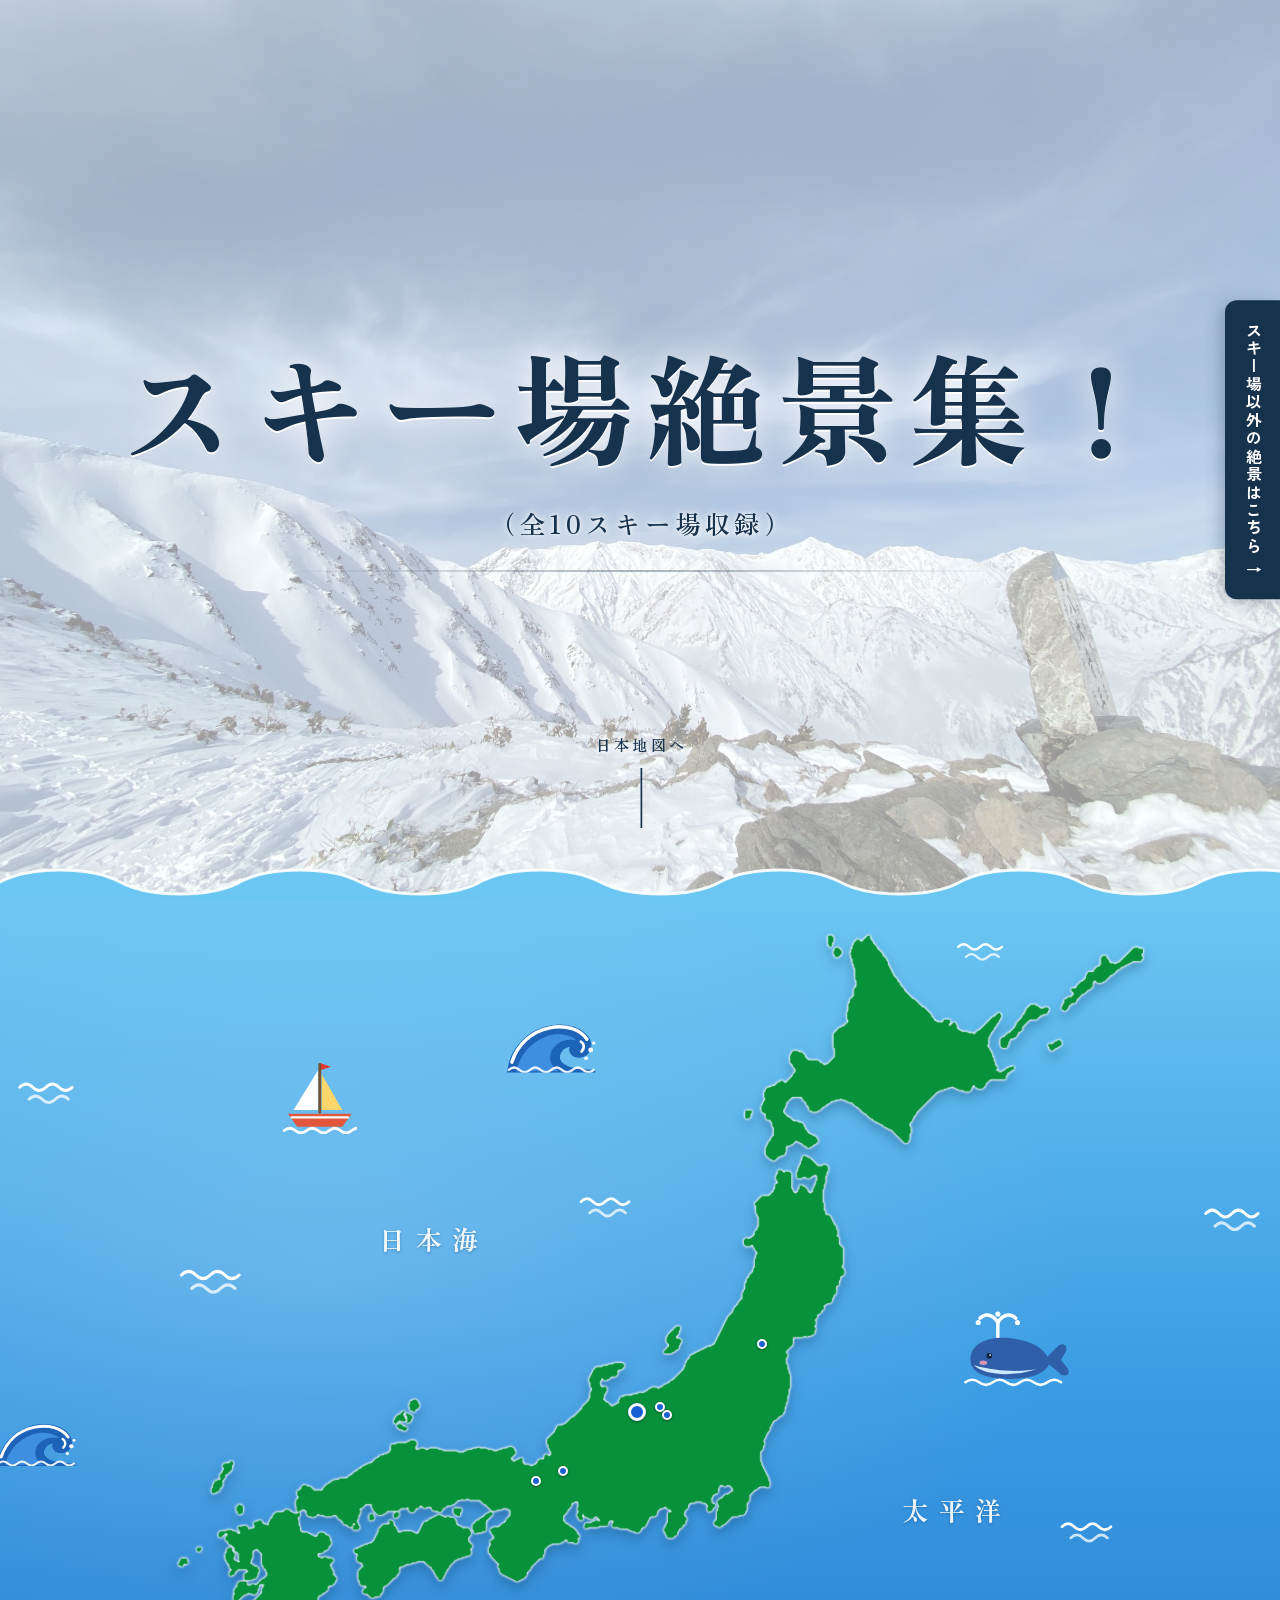
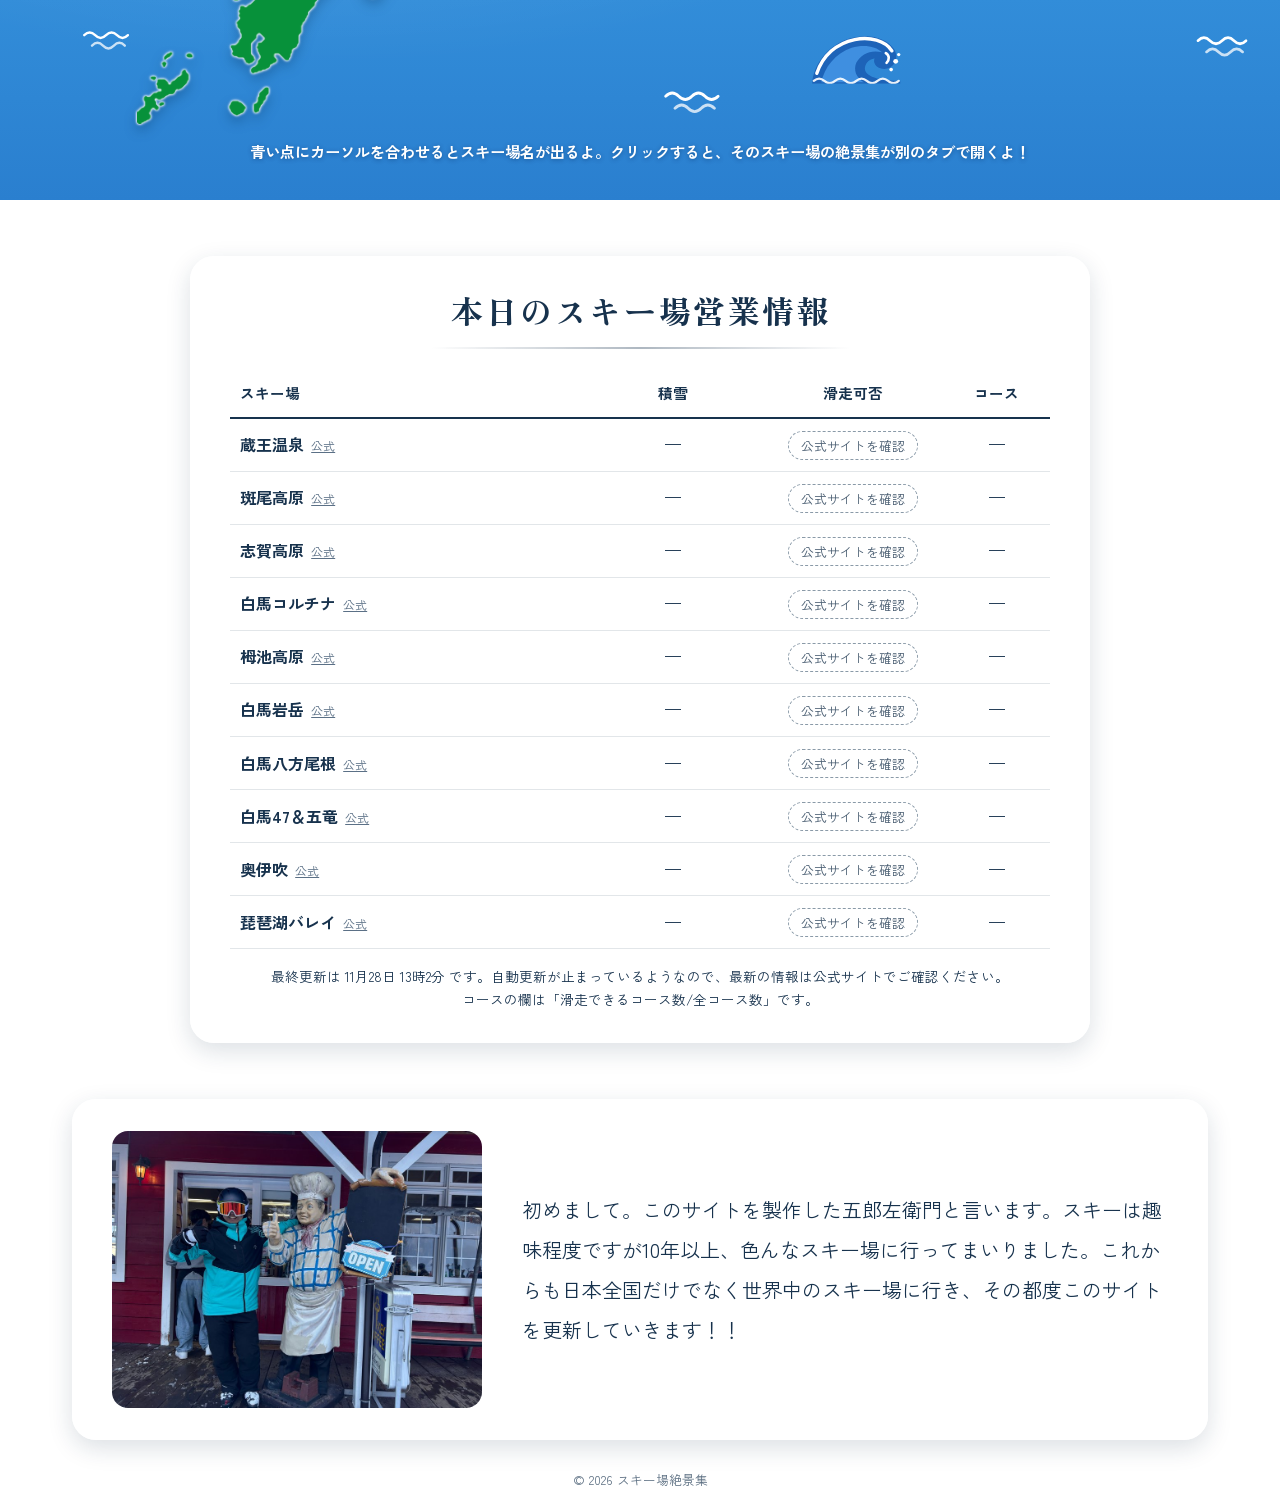
<file: index.html>
<!DOCTYPE html>
<html lang="ja">
<head>
    <meta charset="UTF-8">
    <meta name="viewport" content="width=device-width, initial-scale=1.0">
    <title>スキー場絶景集！｜日本地図から選べるスキー場の絶景写真集</title>
    <meta name="description" content="全国のスキー場で撮った絶景写真を、日本地図から選んで見られる写真集サイト。白馬・志賀高原・斑尾高原・蔵王温泉・琵琶湖バレイ・奥伊吹などのゲレンデや雪山、樹氷の絶景を紹介しています。">
    <!-- Google 検索や SNS で共有されたとき向けの情報 -->
    <link rel="canonical" href="https://gorouzaemon.github.io/wonderfulview/">
    <meta property="og:type" content="website">
    <meta property="og:site_name" content="スキー場絶景集">
    <meta property="og:title" content="スキー場絶景集！｜日本地図から選べるスキー場の絶景写真集">
    <meta property="og:description" content="全国のスキー場で撮った絶景写真を、日本地図から選んで見られる写真集サイト。白馬・志賀高原・斑尾高原・蔵王温泉・琵琶湖バレイ・奥伊吹などのゲレンデや雪山、樹氷の絶景を紹介しています。">
    <meta property="og:url" content="https://gorouzaemon.github.io/wonderfulview/">
    <meta property="og:image" content="https://gorouzaemon.github.io/wonderfulview/images/happo-one.jpg">
    <meta property="og:locale" content="ja_JP">
    <meta name="twitter:card" content="summary_large_image">
    <link rel="icon" href="data:image/svg+xml,<svg xmlns='http://www.w3.org/2000/svg' viewBox='0 0 100 100'><text y='.9em' font-size='90'>🏔</text></svg>">
    <link rel="preconnect" href="https://fonts.googleapis.com">
    <link rel="preconnect" href="https://fonts.gstatic.com" crossorigin>
    <link href="https://fonts.googleapis.com/css2?family=Zen+Old+Mincho:wght@600;700;900&family=Zen+Kaku+Gothic+New:wght@400;700&display=swap" rel="stylesheet">
    <!-- ?v= の数字は、CSS や JS を直したら1つ増やす（ブラウザが古いファイルを使い続けないように） -->
    <link rel="stylesheet" href="css/style.css?v=8">
</head>
<body class="page-top">

    <!-- 1画面目：タイトルだけを画面いっぱいに大きく -->
    <header class="hero">
        <div class="hero-inner">
            <h1 class="site-title"><span>スキー場</span><span>絶景集！</span></h1>
            <!-- スキー場を増やしたら数字を書きかえる -->
            <p class="site-subtitle">（全10スキー場収録）</p>
        </div>
        <a class="scroll-cue" id="js-scroll-cue" href="#map">日本地図へ<span class="scroll-cue-line"></span></a>
    </header>

    <!-- 2画面目：スクロールすると、画面いっぱいの青い海に日本地図が出てくる -->
    <main class="map-section" id="map">
        <!-- 日本地図。スポットの位置は data-lat（緯度）・data-lon（経度）から script.js が自動で計算する -->
        <div class="map reveal" id="js-map">
            <!-- 海の飾り（波・クジラ・ヨット・海の名前） -->
            <img class="sea-deco deco-boat" src="images/sea/boat.svg" alt="">
            <img class="sea-deco deco-wave-1" src="images/sea/wave.svg" alt="">
            <img class="sea-deco deco-wave-2" src="images/sea/wave.svg" alt="">
            <img class="sea-deco deco-whale" src="images/sea/whale.svg" alt="">
            <img class="sea-deco deco-lines-1" src="images/sea/wave-lines.svg" alt="">
            <img class="sea-deco deco-lines-2" src="images/sea/wave-lines.svg" alt="">
            <img class="sea-deco deco-lines-3" src="images/sea/wave-lines.svg" alt="">
            <img class="sea-deco deco-lines-4" src="images/sea/wave-lines.svg" alt="">
            <img class="sea-deco deco-lines-5" src="images/sea/wave-lines.svg" alt="">
            <img class="sea-deco deco-lines-6" src="images/sea/wave-lines.svg" alt="">
            <img class="sea-deco deco-side-1" src="images/sea/wave-lines.svg" alt="">
            <img class="sea-deco deco-side-2" src="images/sea/wave.svg" alt="">
            <img class="sea-deco deco-side-3" src="images/sea/wave-lines.svg" alt="">
            <img class="sea-deco deco-side-4" src="images/sea/wave-lines.svg" alt="">
            <span class="sea-label label-japan-sea" aria-hidden="true">日本海</span>
            <span class="sea-label label-pacific" aria-hidden="true">太平洋</span>

            <img class="map-image" src="images/japan-map.png" alt="日本地図">

            <!-- ▼スキー場のスポット（クリックすると別のタブで開く）
                 rel="opener" があると、開いたページの「日本地図にもどる」でそのタブを閉じて、この地図のタブに戻れる
                 増やすときはこの a タグをコピーして、
                 href（飛び先のページ）・data-lat / data-lon（Googleマップで調べた緯度・経度）・名前 を書きかえる -->
            <a class="spot" href="madarao.html" target="_blank" rel="opener" data-lat="36.848" data-lon="138.320">
                <span class="spot-name">斑尾高原</span>
            </a>
            <!-- 白馬エリア（白馬村＆小谷村）は少し大きいボタン。クリックすると、村の地図からスキー場を選ぶページへ -->
            <a class="spot spot-area" href="hakuba.html" target="_blank" rel="opener" data-lat="36.715" data-lon="137.850">
                <span class="spot-name">白馬村＆小谷村</span>
            </a>
            <a class="spot" href="zao.html" target="_blank" rel="opener" data-lat="38.160" data-lon="140.415">
                <span class="spot-name">蔵王温泉</span>
            </a>
            <a class="spot" href="shiga.html" target="_blank" rel="opener" data-lat="36.715" data-lon="138.500">
                <span class="spot-name">志賀高原</span>
            </a>
            <a class="spot" href="biwako.html" target="_blank" rel="opener" data-lat="35.253" data-lon="135.878">
                <span class="spot-name">琵琶湖バレイ</span>
            </a>
            <a class="spot" href="okuibuki.html" target="_blank" rel="opener" data-lat="35.490" data-lon="136.420">
                <span class="spot-name">奥伊吹</span>
            </a>
        </div>

        <p class="map-hint">青い点にカーソルを合わせるとスキー場名が出るよ。クリックすると、そのスキー場の絶景集が別のタブで開くよ！</p>
    </main>

    <!-- 日本地図の下：本日のスキー場営業情報（積雪と滑走可否の表）
         中身は data/snow.js。GitHub 上のプログラム（tools/update_snow.py）が毎日書き換えて、script.js が表にする -->
    <section class="snow-section" id="snow" aria-labelledby="js-snow-heading">
        <div class="snow-card">
            <h2 class="snow-heading" id="js-snow-heading">本日のスキー場営業情報</h2>
            <table class="snow-table" id="js-snow-table" aria-labelledby="js-snow-heading" hidden>
                <thead>
                    <tr>
                        <th scope="col">スキー場</th>
                        <th scope="col">積雪</th>
                        <th scope="col">滑走可否</th>
                        <th scope="col">コース</th>
                    </tr>
                </thead>
                <tbody id="js-snow-rows"></tbody>
            </table>
            <!-- データを読み込めなかったときは、この文章がそのまま出る -->
            <p class="snow-note" id="js-snow-note">営業情報を読み込めませんでした。各スキー場の公式サイトをご確認ください。</p>
        </div>
    </section>

    <!-- 右側のタブ（スキー場以外の絶景サイトは準備中。できたら href="#" を新しいページに書きかえる） -->
    <a class="side-tab" id="js-side-tab" href="#">
        スキー場以外の絶景はこちら<span class="side-tab-arrow">→</span>
    </a>

    <!-- フッター：製作者のプロフィール（左に写真、右に自己紹介） -->
    <footer class="profile-footer">
        <div class="profile">
            <!-- 写真をクリックすると、下に訪問数がちょろっと出る -->
            <img class="profile-photo" id="js-profile-photo" src="images/profile.jpg" alt="五郎左衛門の写真">
            <p class="profile-text">初めまして。このサイトを製作した五郎左衛門と言います。スキーは趣味程度ですが10年以上、色んなスキー場に行ってまいりました。これからも日本全国だけでなく世界中のスキー場に行き、その都度このサイトを更新していきます！！</p>
        </div>
        <!-- 訪問数（ふだんは隠れている。数字は GoatCounter から取ってくる） -->
        <p class="visit-counter" id="js-visit-counter" aria-live="polite"></p>
        <small class="copyright">&copy; 2026 スキー場絶景集</small>
    </footer>

    <!-- お知らせ（「準備中です」などを一瞬だけ表示する） -->
    <div class="toast" id="js-toast" role="status" aria-live="polite"></div>

    <script src="https://code.jquery.com/jquery-3.7.1.min.js" integrity="sha256-/JqT3SQfawRcv/BIHPThkBvs0OEvtFFmqPF/lYI/Cxo=" crossorigin="anonymous"></script>
    <!-- スキー場の営業情報のデータ（毎日自動で書き換わるので ?v= はいらない） -->
    <script src="data/snow.js"></script>
    <script src="js/script.js?v=8"></script>

    <!-- アクセス数を数える（GoatCounter）。ネットに公開したページで開いたときだけ数えられる（PC内のファイルとして開いたときは数えない） -->
    <script data-goatcounter="https://gorouzaemon.goatcounter.com/count"
            async src="https://gc.zgo.at/count.js"></script>
</body>
</html>
</file>
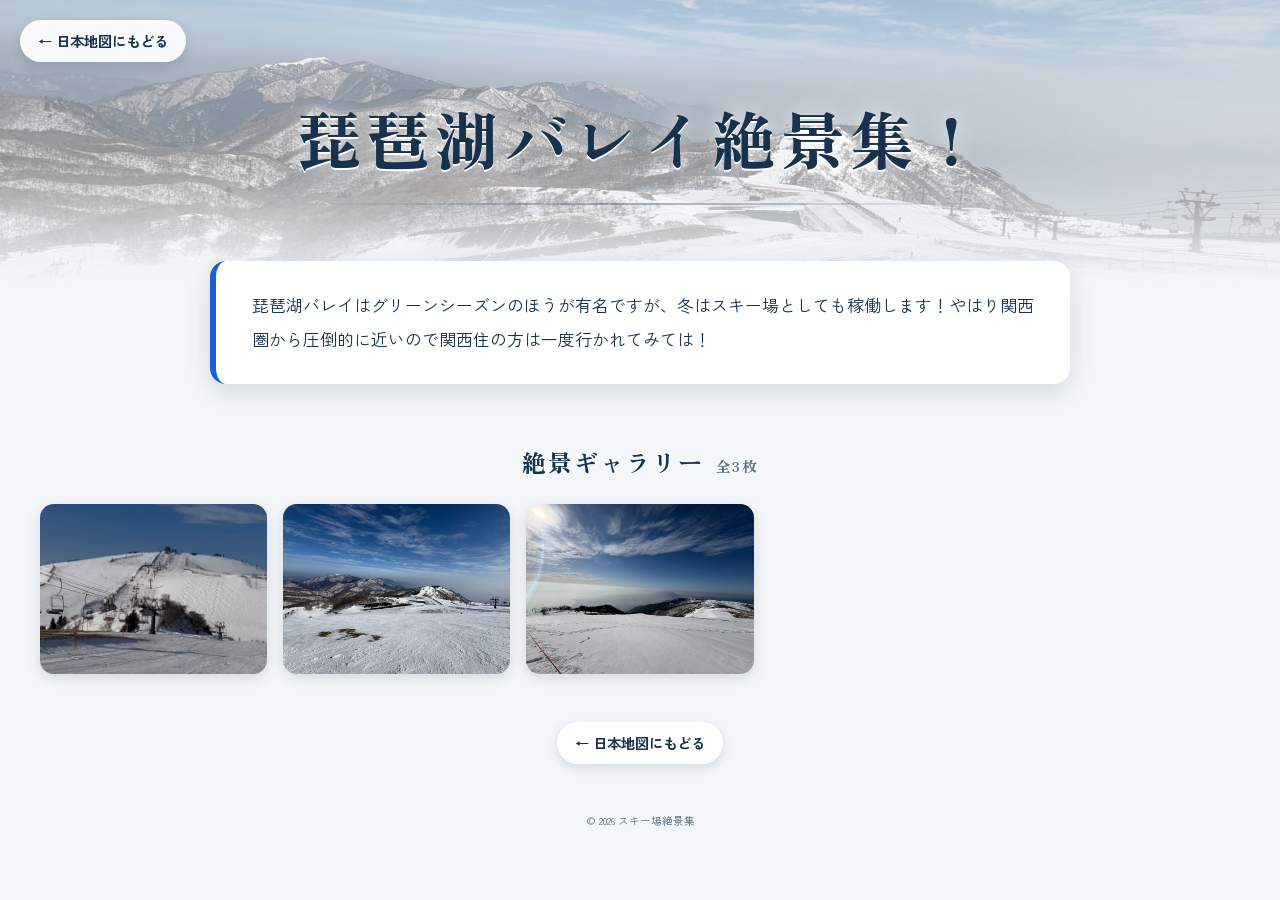
<file: biwako.html>
<!DOCTYPE html>
<html lang="ja">
<head>
    <meta charset="UTF-8">
    <meta name="viewport" content="width=device-width, initial-scale=1.0">
    <title>琵琶湖バレイ絶景集！｜スキー場絶景集</title>
    <meta name="description" content="滋賀県の琵琶湖バレイスキー場で撮った絶景写真集。">
    <!-- Google 検索や SNS で共有されたとき向けの情報 -->
    <link rel="canonical" href="https://gorouzaemon.github.io/wonderfulview/biwako.html">
    <meta property="og:type" content="website">
    <meta property="og:site_name" content="スキー場絶景集">
    <meta property="og:title" content="琵琶湖バレイ絶景集！｜スキー場絶景集">
    <meta property="og:description" content="滋賀県の琵琶湖バレイスキー場で撮った絶景写真集。">
    <meta property="og:url" content="https://gorouzaemon.github.io/wonderfulview/biwako.html">
    <meta property="og:image" content="https://gorouzaemon.github.io/wonderfulview/images/biwako/IMG_3900.jpg">
    <meta property="og:locale" content="ja_JP">
    <meta name="twitter:card" content="summary_large_image">
    <link rel="icon" href="data:image/svg+xml,<svg xmlns='http://www.w3.org/2000/svg' viewBox='0 0 100 100'><text y='.9em' font-size='90'>🏔</text></svg>">
    <link rel="preconnect" href="https://fonts.googleapis.com">
    <link rel="preconnect" href="https://fonts.gstatic.com" crossorigin>
    <link href="https://fonts.googleapis.com/css2?family=Zen+Old+Mincho:wght@600;700;900&family=Zen+Kaku+Gothic+New:wght@400;700&display=swap" rel="stylesheet">
    <!-- ?v= の数字は、CSS や JS を直したら1つ増やす（ブラウザが古いファイルを使い続けないように） -->
    <link rel="stylesheet" href="css/style.css?v=8">
</head>
<body class="page-resort">

    <header class="resort-header">
        <!-- 見出しの後ろに薄く敷く写真（雪をかぶった山並みと青空） -->
        <img class="resort-header-bg" src="images/biwako/IMG_3900.jpg" alt="">
        <a class="back-link" href="index.html">← 日本地図にもどる</a>
        <h1 class="resort-title"><span>琵琶湖バレイ</span><span>絶景集！</span></h1>
    </header>

    <main class="resort-main">
        <!-- 説明文 -->
        <section class="resort-intro">
            <p>琵琶湖バレイはグリーンシーズンのほうが有名ですが、冬はスキー場としても稼働します！やはり関西圏から圧倒的に近いので関西住の方は一度行かれてみては！</p>
        </section>

        <!-- 写真一覧：小さい写真（thumb）を並べて、クリックすると大きい写真を表示する
             写真を増やすときは li を1行コピーして、2か所のファイル名を書きかえる -->
        <section class="gallery-section">
            <h2 class="gallery-heading">絶景ギャラリー<span class="photo-count" id="js-photo-count"></span></h2>
            <ul class="gallery" id="js-gallery">
                <li><a class="gallery-link" href="images/biwako/IMG_3898.jpg"><img src="images/biwako/thumb/IMG_3898.jpg" alt="リフトの続く青空のゲレンデ" loading="lazy"></a></li>
                <li><a class="gallery-link" href="images/biwako/IMG_3900.jpg"><img src="images/biwako/thumb/IMG_3900.jpg" alt="雪をかぶった山並みと青空" loading="lazy"></a></li>
                <li><a class="gallery-link" href="images/biwako/IMG_3901.jpg"><img src="images/biwako/thumb/IMG_3901.jpg" alt="太陽の光と遠くにかすむ景色" loading="lazy"></a></li>
            </ul>
        </section>

        <p class="back-bottom"><a class="back-link" href="index.html">← 日本地図にもどる</a></p>
    </main>

    <footer class="site-footer">
        <small>&copy; 2026 スキー場絶景集</small>
    </footer>

    <!-- 写真の拡大表示（ライトボックス）。ふだんは隠れていて、写真をクリックすると出てくる -->
    <div class="lightbox" id="js-lightbox" role="dialog" aria-modal="true" aria-label="写真の拡大表示">
        <button class="lightbox-btn lightbox-close" type="button" aria-label="閉じる">&times;</button>
        <button class="lightbox-btn lightbox-prev" type="button" aria-label="前の写真">&#8249;</button>
        <figure class="lightbox-figure">
            <img class="lightbox-image" alt="">
            <figcaption class="lightbox-count"></figcaption>
        </figure>
        <button class="lightbox-btn lightbox-next" type="button" aria-label="次の写真">&#8250;</button>
    </div>

    <script src="https://code.jquery.com/jquery-3.7.1.min.js" integrity="sha256-/JqT3SQfawRcv/BIHPThkBvs0OEvtFFmqPF/lYI/Cxo=" crossorigin="anonymous"></script>
    <script src="js/script.js?v=8"></script>

    <!-- アクセス数を数える（GoatCounter）。ネットに公開したページで開いたときだけ数えられる（PC内のファイルとして開いたときは数えない） -->
    <script data-goatcounter="https://gorouzaemon.goatcounter.com/count"
            async src="https://gc.zgo.at/count.js"></script>
</body>
</html>
</file>
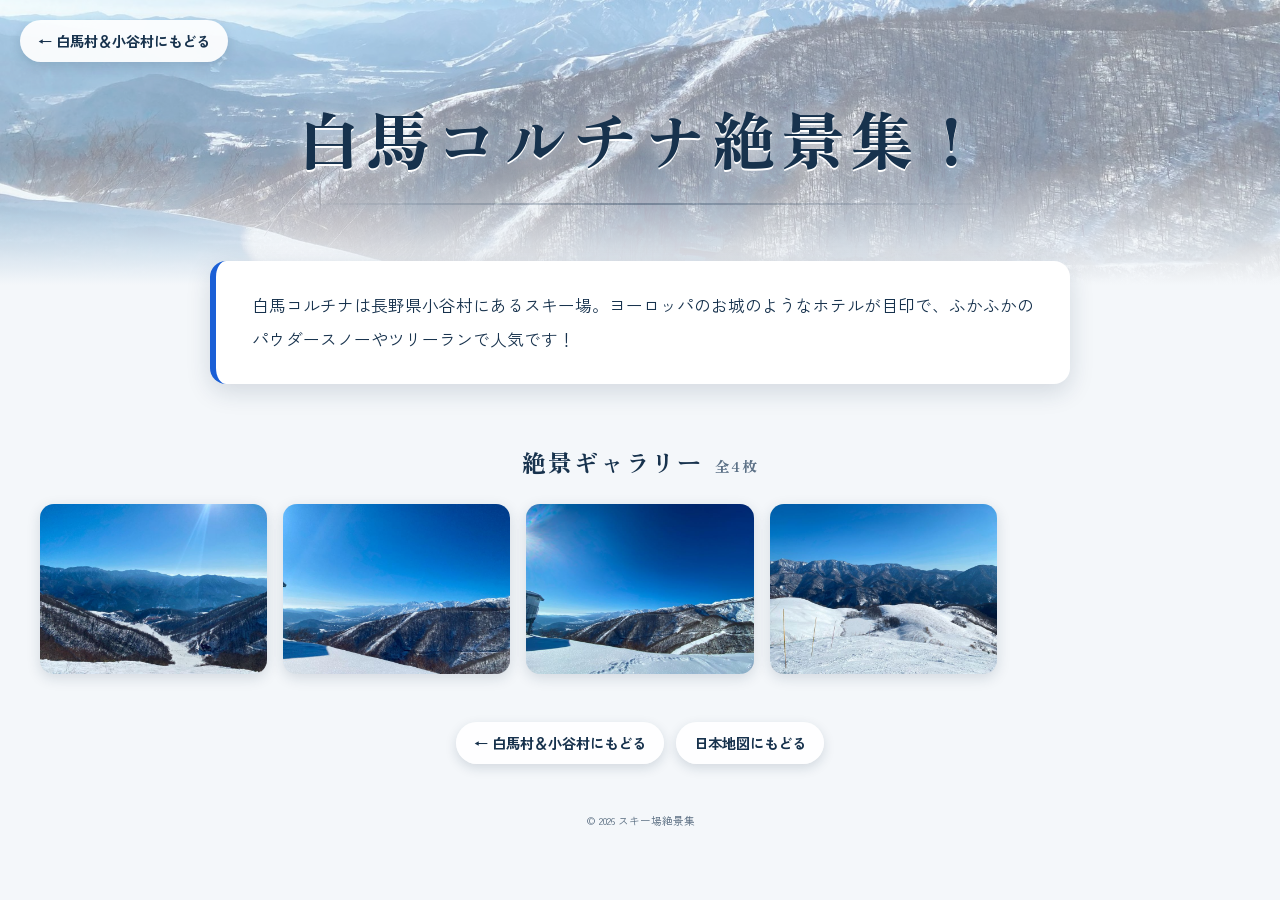
<file: cortina.html>
<!DOCTYPE html>
<html lang="ja">
<head>
    <meta charset="UTF-8">
    <meta name="viewport" content="width=device-width, initial-scale=1.0">
    <title>白馬コルチナ絶景集！｜スキー場絶景集</title>
    <meta name="description" content="長野県小谷村の白馬コルチナで撮った絶景写真集。">
    <!-- Google 検索や SNS で共有されたとき向けの情報 -->
    <link rel="canonical" href="https://gorouzaemon.github.io/wonderfulview/cortina.html">
    <meta property="og:type" content="website">
    <meta property="og:site_name" content="スキー場絶景集">
    <meta property="og:title" content="白馬コルチナ絶景集！｜スキー場絶景集">
    <meta property="og:description" content="長野県小谷村の白馬コルチナで撮った絶景写真集。">
    <meta property="og:url" content="https://gorouzaemon.github.io/wonderfulview/cortina.html">
    <meta property="og:image" content="https://gorouzaemon.github.io/wonderfulview/images/cortina/IMG_6539.jpg">
    <meta property="og:locale" content="ja_JP">
    <meta name="twitter:card" content="summary_large_image">
    <link rel="icon" href="data:image/svg+xml,<svg xmlns='http://www.w3.org/2000/svg' viewBox='0 0 100 100'><text y='.9em' font-size='90'>🏔</text></svg>">
    <link rel="preconnect" href="https://fonts.googleapis.com">
    <link rel="preconnect" href="https://fonts.gstatic.com" crossorigin>
    <link href="https://fonts.googleapis.com/css2?family=Zen+Old+Mincho:wght@600;700;900&family=Zen+Kaku+Gothic+New:wght@400;700&display=swap" rel="stylesheet">
    <!-- ?v= の数字は、CSS や JS を直したら1つ増やす（ブラウザが古いファイルを使い続けないように） -->
    <link rel="stylesheet" href="css/style.css?v=8">
</head>
<body class="page-resort">

    <header class="resort-header">
        <!-- 見出しの後ろに薄く敷く写真（北アルプスの大パノラマ） -->
        <img class="resort-header-bg bg-low" src="images/cortina/IMG_6539.jpg" alt="">
        <a class="back-link" href="hakuba.html">← 白馬村＆小谷村にもどる</a>
        <h1 class="resort-title"><span>白馬コルチナ</span><span>絶景集！</span></h1>
    </header>

    <main class="resort-main">
        <!-- 説明文（※仮の文章。自分の文章に書きかえてOK） -->
        <section class="resort-intro">
            <p>白馬コルチナは長野県小谷村にあるスキー場。ヨーロッパのお城のようなホテルが目印で、ふかふかのパウダースノーやツリーランで人気です！</p>
        </section>

        <!-- 写真一覧：小さい写真（thumb）を並べて、クリックすると大きい写真を表示する
             写真を増やすときは li を1行コピーして、2か所のファイル名を書きかえる -->
        <section class="gallery-section">
            <h2 class="gallery-heading">絶景ギャラリー<span class="photo-count" id="js-photo-count"></span></h2>
            <ul class="gallery" id="js-gallery">
                <li><a class="gallery-link" href="images/cortina/IMG_6538.jpg"><img src="images/cortina/thumb/IMG_6538.jpg" alt="青空と山あいのゲレンデ" loading="lazy"></a></li>
                <li><a class="gallery-link" href="images/cortina/IMG_6539.jpg"><img src="images/cortina/thumb/IMG_6539.jpg" alt="北アルプスの大パノラマ" loading="lazy"></a></li>
                <li><a class="gallery-link" href="images/cortina/IMG_6540.jpg"><img src="images/cortina/thumb/IMG_6540.jpg" alt="青空と雪の尾根" loading="lazy"></a></li>
                <li><a class="gallery-link" href="images/cortina/IMG_6544.jpg"><img src="images/cortina/thumb/IMG_6544.jpg" alt="青空の下の雪山と雪原" loading="lazy"></a></li>
            </ul>
        </section>

        <p class="back-bottom">
            <a class="back-link" href="hakuba.html">← 白馬村＆小谷村にもどる</a>
            <a class="back-link" href="index.html">日本地図にもどる</a>
        </p>
    </main>

    <footer class="site-footer">
        <small>&copy; 2026 スキー場絶景集</small>
    </footer>

    <!-- 写真の拡大表示（ライトボックス）。ふだんは隠れていて、写真をクリックすると出てくる -->
    <div class="lightbox" id="js-lightbox" role="dialog" aria-modal="true" aria-label="写真の拡大表示">
        <button class="lightbox-btn lightbox-close" type="button" aria-label="閉じる">&times;</button>
        <button class="lightbox-btn lightbox-prev" type="button" aria-label="前の写真">&#8249;</button>
        <figure class="lightbox-figure">
            <img class="lightbox-image" alt="">
            <figcaption class="lightbox-count"></figcaption>
        </figure>
        <button class="lightbox-btn lightbox-next" type="button" aria-label="次の写真">&#8250;</button>
    </div>

    <script src="https://code.jquery.com/jquery-3.7.1.min.js" integrity="sha256-/JqT3SQfawRcv/BIHPThkBvs0OEvtFFmqPF/lYI/Cxo=" crossorigin="anonymous"></script>
    <script src="js/script.js?v=8"></script>

    <!-- アクセス数を数える（GoatCounter）。ネットに公開したページで開いたときだけ数えられる（PC内のファイルとして開いたときは数えない） -->
    <script data-goatcounter="https://gorouzaemon.goatcounter.com/count"
            async src="https://gc.zgo.at/count.js"></script>
</body>
</html>
</file>
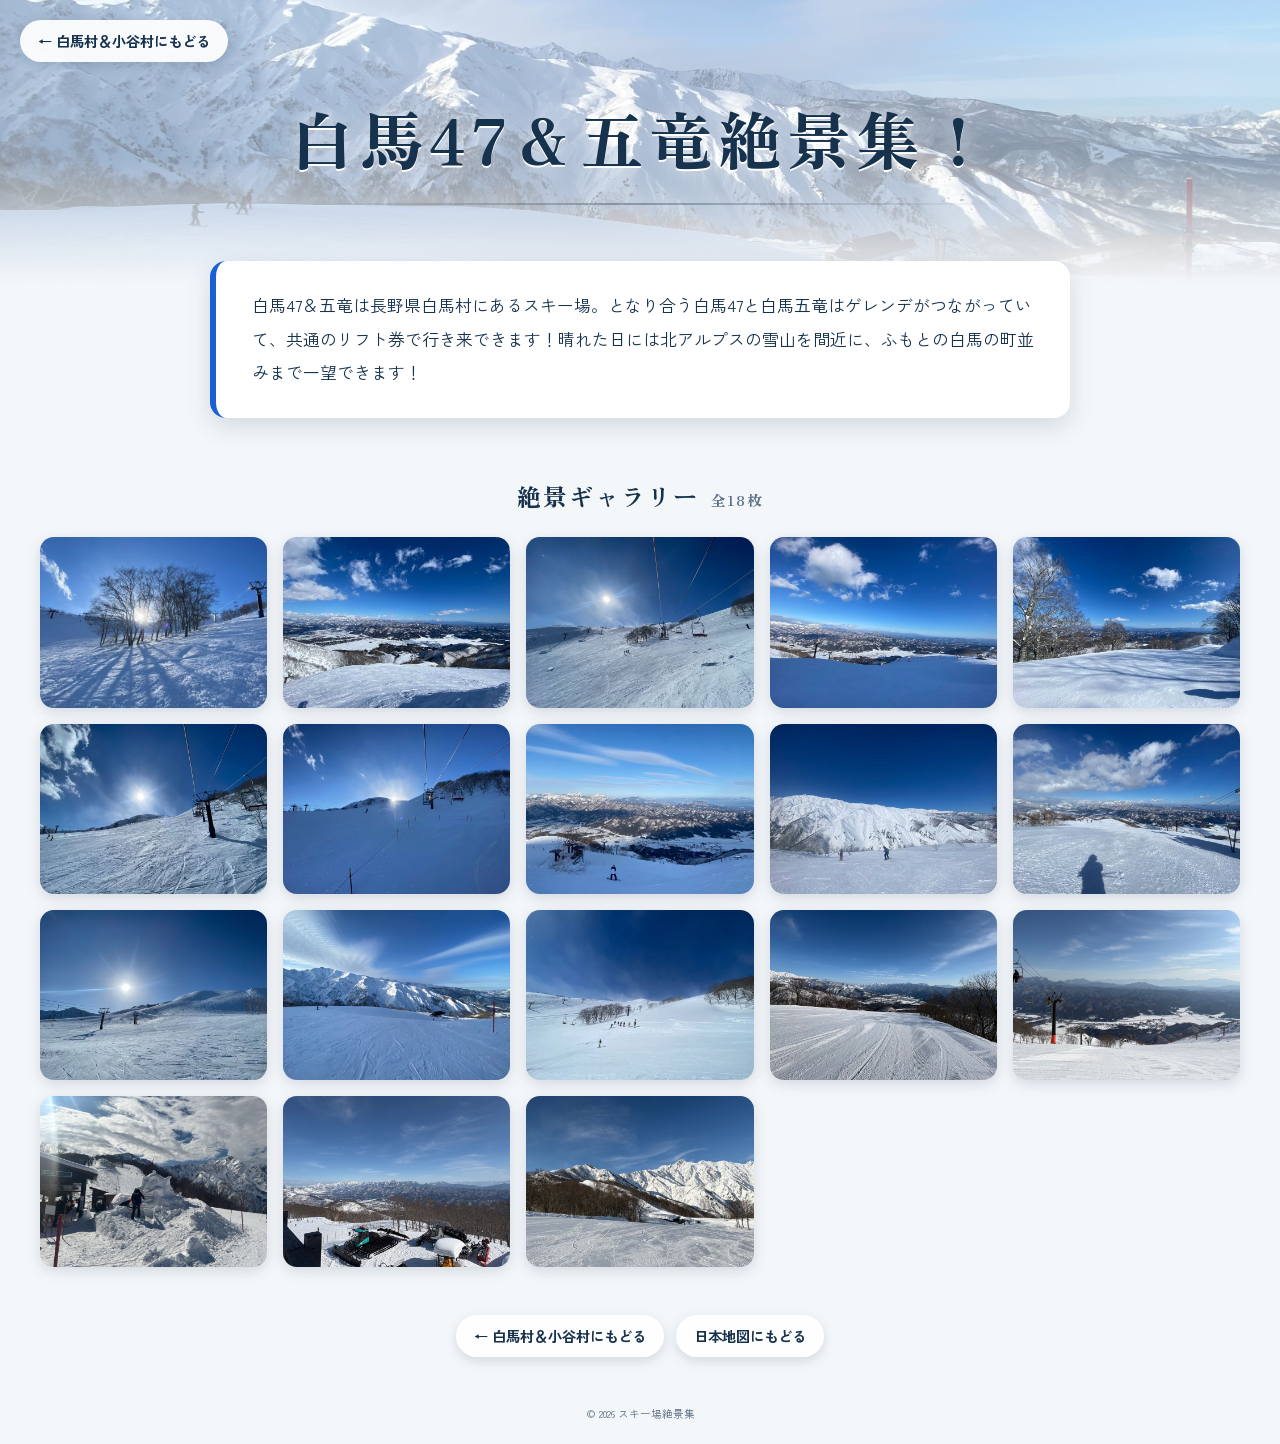
<file: goryu.html>
<!DOCTYPE html>
<html lang="ja">
<head>
    <meta charset="UTF-8">
    <meta name="viewport" content="width=device-width, initial-scale=1.0">
    <title>白馬47＆五竜絶景集！｜スキー場絶景集</title>
    <meta name="description" content="長野県白馬村にある白馬47と白馬五竜スキー場で撮った絶景写真集。">
    <!-- Google 検索や SNS で共有されたとき向けの情報 -->
    <link rel="canonical" href="https://gorouzaemon.github.io/wonderfulview/goryu.html">
    <meta property="og:type" content="website">
    <meta property="og:site_name" content="スキー場絶景集">
    <meta property="og:title" content="白馬47＆五竜絶景集！｜スキー場絶景集">
    <meta property="og:description" content="長野県白馬村にある白馬47と白馬五竜スキー場で撮った絶景写真集。">
    <meta property="og:url" content="https://gorouzaemon.github.io/wonderfulview/goryu.html">
    <meta property="og:image" content="https://gorouzaemon.github.io/wonderfulview/images/goryu/IMG_3876.jpg">
    <meta property="og:locale" content="ja_JP">
    <meta name="twitter:card" content="summary_large_image">
    <link rel="icon" href="data:image/svg+xml,<svg xmlns='http://www.w3.org/2000/svg' viewBox='0 0 100 100'><text y='.9em' font-size='90'>🏔</text></svg>">
    <link rel="preconnect" href="https://fonts.googleapis.com">
    <link rel="preconnect" href="https://fonts.gstatic.com" crossorigin>
    <link href="https://fonts.googleapis.com/css2?family=Zen+Old+Mincho:wght@600;700;900&family=Zen+Kaku+Gothic+New:wght@400;700&display=swap" rel="stylesheet">
    <!-- ?v= の数字は、CSS や JS を直したら1つ増やす（ブラウザが古いファイルを使い続けないように） -->
    <link rel="stylesheet" href="css/style.css?v=8">
</head>
<body class="page-resort">

    <header class="resort-header">
        <!-- 見出しの後ろに薄く敷く写真（雪の尾根と青空） -->
        <img class="resort-header-bg" src="images/goryu/IMG_3876.jpg" alt="">
        <a class="back-link" href="hakuba.html">← 白馬村＆小谷村にもどる</a>
        <h1 class="resort-title"><span>白馬47＆五竜</span><span>絶景集！</span></h1>
    </header>

    <main class="resort-main">
        <!-- 説明文（※仮の文章。自分の文章に書きかえてOK） -->
        <section class="resort-intro">
            <p>白馬47＆五竜は長野県白馬村にあるスキー場。となり合う白馬47と白馬五竜はゲレンデがつながっていて、共通のリフト券で行き来できます！晴れた日には北アルプスの雪山を間近に、ふもとの白馬の町並みまで一望できます！</p>
        </section>

        <!-- 写真一覧：小さい写真（thumb）を並べて、クリックすると大きい写真を表示する
             写真を増やすときは li を1行コピーして、2か所のファイル名を書きかえる -->
        <section class="gallery-section">
            <h2 class="gallery-heading">絶景ギャラリー<span class="photo-count" id="js-photo-count"></span></h2>
            <ul class="gallery" id="js-gallery">
                <li><a class="gallery-link" href="images/goryu/IMG_3863.jpg"><img src="images/goryu/thumb/IMG_3863.jpg" alt="逆光の木立と雪面にのびる影" loading="lazy"></a></li>
                <li><a class="gallery-link" href="images/goryu/IMG_3864.jpg"><img src="images/goryu/thumb/IMG_3864.jpg" alt="青空と遠くまで続く山並み" loading="lazy"></a></li>
                <li><a class="gallery-link" href="images/goryu/IMG_3865.jpg"><img src="images/goryu/thumb/IMG_3865.jpg" alt="太陽とリフトのかかるゲレンデ" loading="lazy"></a></li>
                <li><a class="gallery-link" href="images/goryu/IMG_3867.jpg"><img src="images/goryu/thumb/IMG_3867.jpg" alt="ゲレンデの上から見わたす景色" loading="lazy"></a></li>
                <li><a class="gallery-link" href="images/goryu/IMG_3869.jpg"><img src="images/goryu/thumb/IMG_3869.jpg" alt="白樺の木と青空のゲレンデ" loading="lazy"></a></li>
                <li><a class="gallery-link" href="images/goryu/IMG_3870.jpg"><img src="images/goryu/thumb/IMG_3870.jpg" alt="太陽とリフト" loading="lazy"></a></li>
                <li><a class="gallery-link" href="images/goryu/IMG_3871.jpg"><img src="images/goryu/thumb/IMG_3871.jpg" alt="リフトの向こうに光る太陽" loading="lazy"></a></li>
                <li><a class="gallery-link" href="images/goryu/IMG_3872.jpg"><img src="images/goryu/thumb/IMG_3872.jpg" alt="ふもとの町を見下ろす景色" loading="lazy"></a></li>
                <li><a class="gallery-link" href="images/goryu/IMG_3873.jpg"><img src="images/goryu/thumb/IMG_3873.jpg" alt="雪をかぶった山の尾根とゲレンデ" loading="lazy"></a></li>
                <li><a class="gallery-link" href="images/goryu/IMG_3874.jpg"><img src="images/goryu/thumb/IMG_3874.jpg" alt="青空と白い雲、雪面にうつる影" loading="lazy"></a></li>
                <li><a class="gallery-link" href="images/goryu/IMG_3875.jpg"><img src="images/goryu/thumb/IMG_3875.jpg" alt="太陽の光とゲレンデ" loading="lazy"></a></li>
                <li><a class="gallery-link" href="images/goryu/IMG_3876.jpg"><img src="images/goryu/thumb/IMG_3876.jpg" alt="雪山の尾根と青空に流れる雲" loading="lazy"></a></li>
                <li><a class="gallery-link" href="images/goryu/IMG_3878.jpg"><img src="images/goryu/thumb/IMG_3878.jpg" alt="広いゲレンデを滑る人たち" loading="lazy"></a></li>
                <li><a class="gallery-link" href="images/goryu/IMG_3902.jpg"><img src="images/goryu/thumb/IMG_3902.jpg" alt="青空と山並みを望む圧雪されたゲレンデ" loading="lazy"></a></li>
                <li><a class="gallery-link" href="images/goryu/IMG_3903.jpg"><img src="images/goryu/thumb/IMG_3903.jpg" alt="リフトとふもとの白馬の町並み" loading="lazy"></a></li>
                <li><a class="gallery-link" href="images/goryu/IMG_3904.jpg"><img src="images/goryu/thumb/IMG_3904.jpg" alt="雪像と北アルプスの山々" loading="lazy"></a></li>
                <li><a class="gallery-link" href="images/goryu/IMG_3905.jpg"><img src="images/goryu/thumb/IMG_3905.jpg" alt="雪上車と遠くの山並み" loading="lazy"></a></li>
                <li><a class="gallery-link" href="images/goryu/IMG_3906.jpg"><img src="images/goryu/thumb/IMG_3906.jpg" alt="雪をかぶった北アルプスの峰々とゲレンデ" loading="lazy"></a></li>
            </ul>
        </section>

        <p class="back-bottom">
            <a class="back-link" href="hakuba.html">← 白馬村＆小谷村にもどる</a>
            <a class="back-link" href="index.html">日本地図にもどる</a>
        </p>
    </main>

    <footer class="site-footer">
        <small>&copy; 2026 スキー場絶景集</small>
    </footer>

    <!-- 写真の拡大表示（ライトボックス）。ふだんは隠れていて、写真をクリックすると出てくる -->
    <div class="lightbox" id="js-lightbox" role="dialog" aria-modal="true" aria-label="写真の拡大表示">
        <button class="lightbox-btn lightbox-close" type="button" aria-label="閉じる">&times;</button>
        <button class="lightbox-btn lightbox-prev" type="button" aria-label="前の写真">&#8249;</button>
        <figure class="lightbox-figure">
            <img class="lightbox-image" alt="">
            <figcaption class="lightbox-count"></figcaption>
        </figure>
        <button class="lightbox-btn lightbox-next" type="button" aria-label="次の写真">&#8250;</button>
    </div>

    <script src="https://code.jquery.com/jquery-3.7.1.min.js" integrity="sha256-/JqT3SQfawRcv/BIHPThkBvs0OEvtFFmqPF/lYI/Cxo=" crossorigin="anonymous"></script>
    <script src="js/script.js?v=8"></script>

    <!-- アクセス数を数える（GoatCounter）。ネットに公開したページで開いたときだけ数えられる（PC内のファイルとして開いたときは数えない） -->
    <script data-goatcounter="https://gorouzaemon.goatcounter.com/count"
            async src="https://gc.zgo.at/count.js"></script>
</body>
</html>
</file>
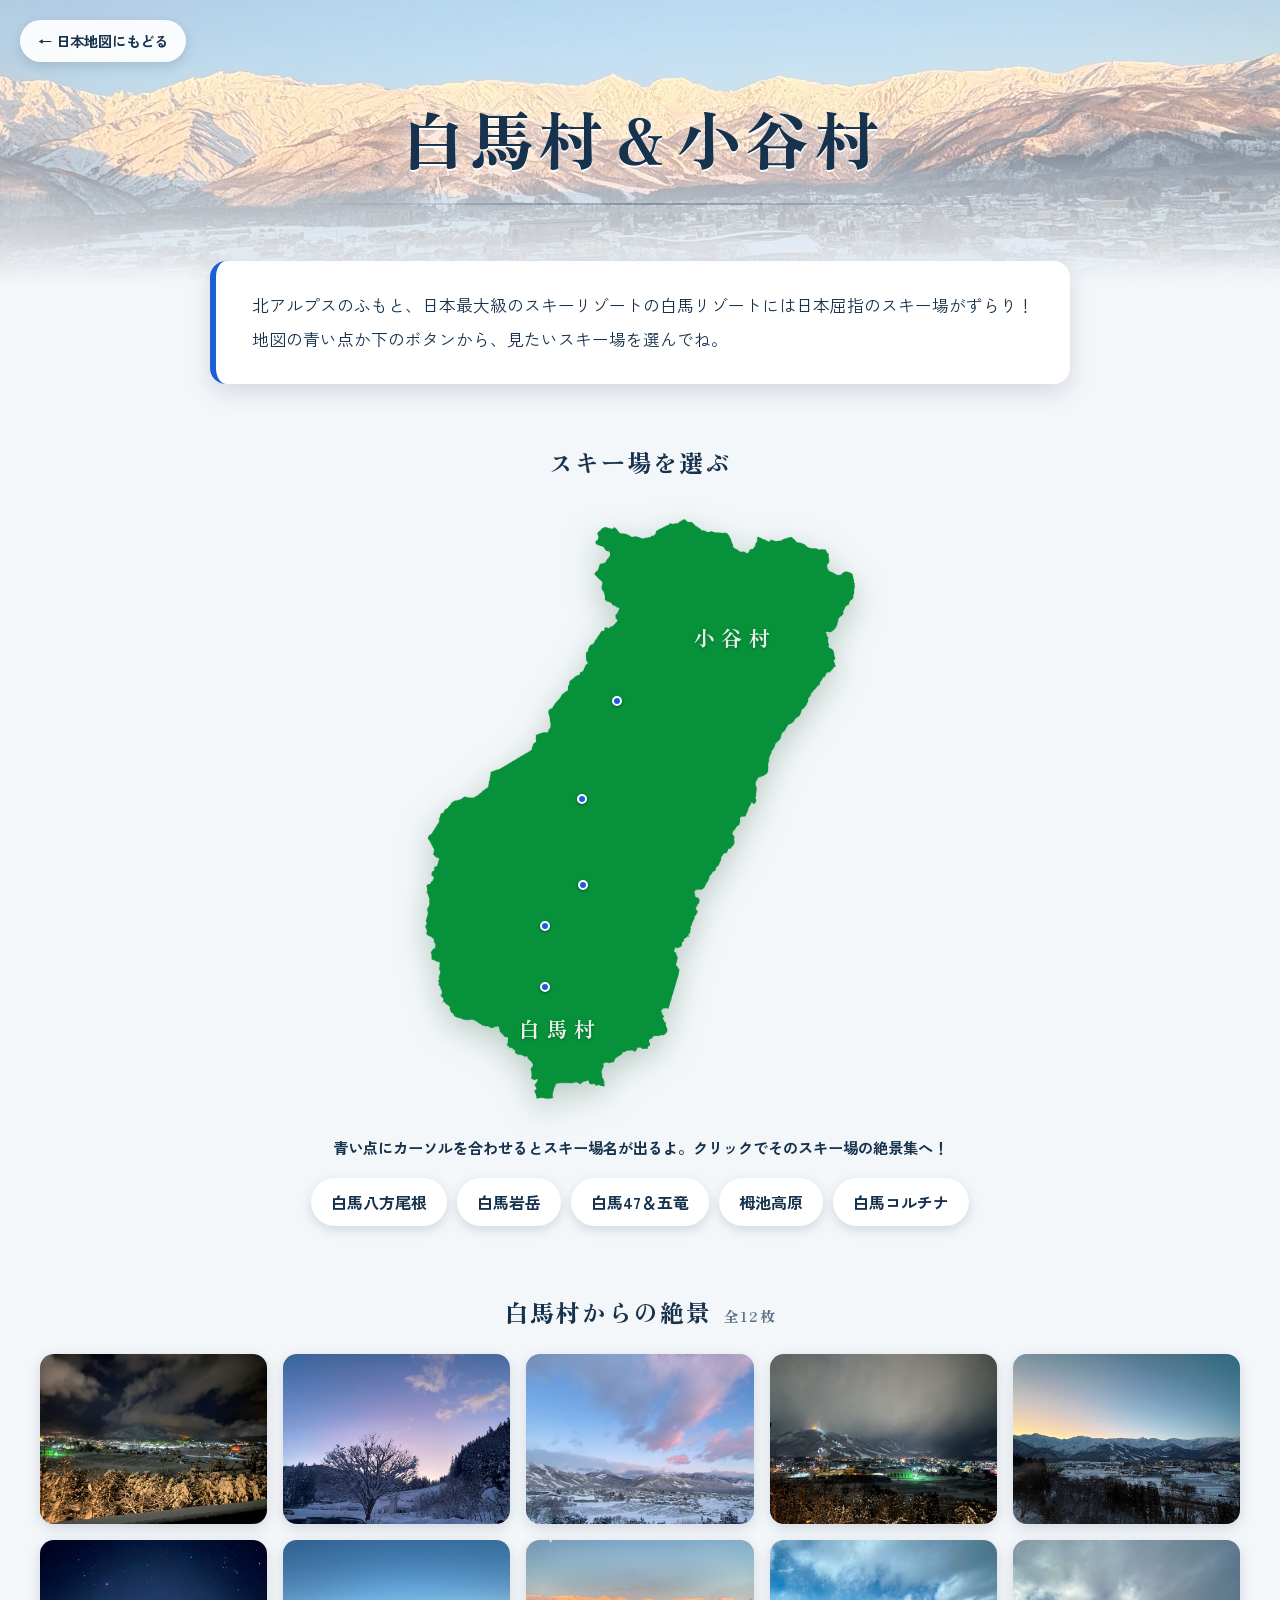
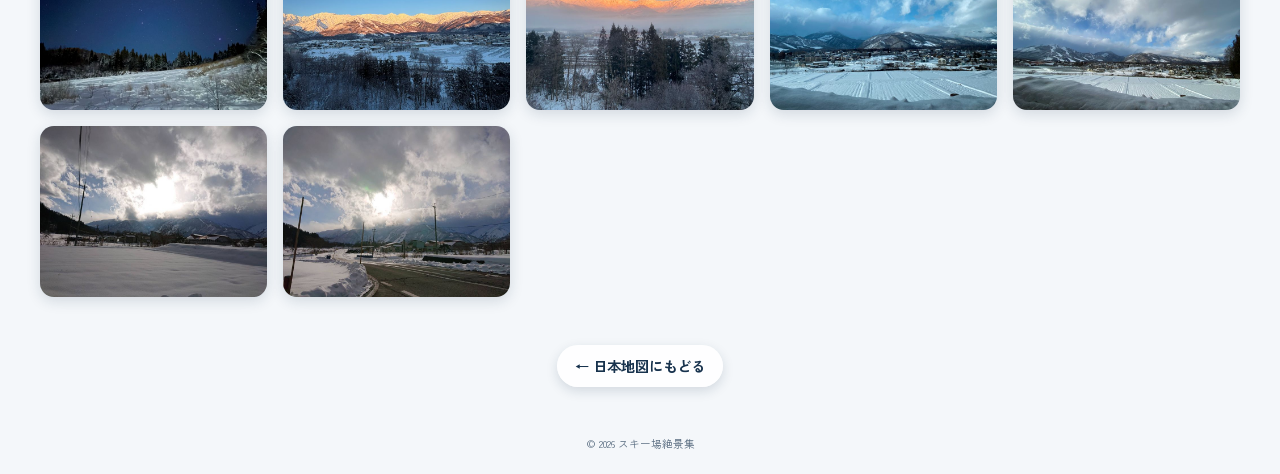
<file: hakuba.html>
<!DOCTYPE html>
<html lang="ja">
<head>
    <meta charset="UTF-8">
    <meta name="viewport" content="width=device-width, initial-scale=1.0">
    <title>白馬村＆小谷村｜スキー場絶景集</title>
    <meta name="description" content="長野県の白馬村と小谷村のスキー場（白馬八方尾根・白馬岩岳・白馬47＆五竜・栂池高原・白馬コルチナ）と、白馬村からの絶景写真。">
    <!-- Google 検索や SNS で共有されたとき向けの情報 -->
    <link rel="canonical" href="https://gorouzaemon.github.io/wonderfulview/hakuba.html">
    <meta property="og:type" content="website">
    <meta property="og:site_name" content="スキー場絶景集">
    <meta property="og:title" content="白馬村＆小谷村｜スキー場絶景集">
    <meta property="og:description" content="長野県の白馬村と小谷村のスキー場（白馬八方尾根・白馬岩岳・白馬47＆五竜・栂池高原・白馬コルチナ）と、白馬村からの絶景写真。">
    <meta property="og:url" content="https://gorouzaemon.github.io/wonderfulview/hakuba.html">
    <meta property="og:image" content="https://gorouzaemon.github.io/wonderfulview/images/hakuba/IMG_0533.jpg">
    <meta property="og:locale" content="ja_JP">
    <meta name="twitter:card" content="summary_large_image">
    <link rel="icon" href="data:image/svg+xml,<svg xmlns='http://www.w3.org/2000/svg' viewBox='0 0 100 100'><text y='.9em' font-size='90'>🏔</text></svg>">
    <link rel="preconnect" href="https://fonts.googleapis.com">
    <link rel="preconnect" href="https://fonts.gstatic.com" crossorigin>
    <link href="https://fonts.googleapis.com/css2?family=Zen+Old+Mincho:wght@600;700;900&family=Zen+Kaku+Gothic+New:wght@400;700&display=swap" rel="stylesheet">
    <!-- ?v= の数字は、CSS や JS を直したら1つ増やす（ブラウザが古いファイルを使い続けないように） -->
    <link rel="stylesheet" href="css/style.css?v=8">
</head>
<body class="page-resort">

    <header class="resort-header">
        <!-- 見出しの後ろに薄く敷く写真（朝日に染まる北アルプス） -->
        <img class="resort-header-bg" src="images/hakuba/IMG_0533.jpg" alt="">
        <a class="back-link" href="index.html">← 日本地図にもどる</a>
        <h1 class="resort-title"><span>白馬村＆</span><span>小谷村</span></h1>
    </header>

    <main class="resort-main">
        <!-- 説明文 -->
        <section class="resort-intro">
            <p>北アルプスのふもと、日本最大級のスキーリゾートの白馬リゾートには日本屈指のスキー場がずらり！地図の青い点か下のボタンから、見たいスキー場を選んでね。</p>
        </section>

        <!-- 村の地図からスキー場を選ぶ
             点の位置は data-lat（緯度）・data-lon（経度）から script.js が計算する。
             data-north / south / west / east は、地図画像の上下左右の端のだいたいの緯度・経度 -->
        <section class="area-map-section">
            <h2 class="gallery-heading">スキー場を選ぶ</h2>
            <div class="area-map js-area-map" data-north="36.925" data-south="36.600" data-west="137.745" data-east="138.045">
                <img class="area-map-image" src="images/hakuba-otari-map.png" alt="白馬村と小谷村の地図">
                <span class="area-label label-otari" aria-hidden="true">小谷村</span>
                <span class="area-label label-hakuba" aria-hidden="true">白馬村</span>

                <!-- ▼スキー場の点（クリックするとそのスキー場のページへ） -->
                <a class="spot" href="cortina.html" data-lat="36.820" data-lon="137.880">
                    <span class="spot-name">白馬コルチナ</span>
                </a>
                <a class="spot" href="tsugaike.html" data-lat="36.768" data-lon="137.857">
                    <span class="spot-name">栂池高原</span>
                </a>
                <a class="spot" href="iwatake.html" data-lat="36.722" data-lon="137.858">
                    <span class="spot-name">白馬岩岳</span>
                </a>
                <a class="spot" href="happo.html" data-lat="36.700" data-lon="137.833">
                    <span class="spot-name">白馬八方尾根</span>
                </a>
                <a class="spot" href="goryu.html" data-lat="36.668" data-lon="137.833">
                    <span class="spot-name">白馬47＆五竜</span>
                </a>
            </div>

            <p class="area-hint">青い点にカーソルを合わせるとスキー場名が出るよ。クリックでそのスキー場の絶景集へ！</p>
            <ul class="area-list">
                <li><a href="happo.html">白馬八方尾根</a></li>
                <li><a href="iwatake.html">白馬岩岳</a></li>
                <li><a href="goryu.html">白馬47＆五竜</a></li>
                <li><a href="tsugaike.html">栂池高原</a></li>
                <li><a href="cortina.html">白馬コルチナ</a></li>
            </ul>
        </section>

        <!-- 白馬村からの絶景（写真一覧。クリックすると大きい写真を表示する） -->
        <section class="gallery-section">
            <h2 class="gallery-heading">白馬村からの絶景<span class="photo-count" id="js-photo-count"></span></h2>
            <ul class="gallery" id="js-gallery">
                <li><a class="gallery-link" href="images/hakuba/IMG_0237.jpg"><img src="images/hakuba/thumb/IMG_0237.jpg" alt="雪の木々と白馬の町の夜景" loading="lazy"></a></li>
                <li><a class="gallery-link" href="images/hakuba/IMG_0250.jpg"><img src="images/hakuba/thumb/IMG_0250.jpg" alt="夕暮れの空と雪をかぶった木" loading="lazy"></a></li>
                <li><a class="gallery-link" href="images/hakuba/IMG_0255.jpg"><img src="images/hakuba/thumb/IMG_0255.jpg" alt="ピンク色に染まる雲と雪山" loading="lazy"></a></li>
                <li><a class="gallery-link" href="images/hakuba/IMG_0499.jpg"><img src="images/hakuba/thumb/IMG_0499.jpg" alt="夜のゲレンデと白馬の町の明かり" loading="lazy"></a></li>
                <li><a class="gallery-link" href="images/hakuba/IMG_0522.jpg"><img src="images/hakuba/thumb/IMG_0522.jpg" alt="夕焼けの空と北アルプス" loading="lazy"></a></li>
                <li><a class="gallery-link" href="images/hakuba/IMG_0527.jpg"><img src="images/hakuba/thumb/IMG_0527.jpg" alt="雪原の上に広がる星空" loading="lazy"></a></li>
                <li><a class="gallery-link" href="images/hakuba/IMG_0533.jpg"><img src="images/hakuba/thumb/IMG_0533.jpg" alt="朝日に染まる北アルプス" loading="lazy"></a></li>
                <li><a class="gallery-link" href="images/hakuba/IMG_6529.jpg"><img src="images/hakuba/thumb/IMG_6529.jpg" alt="朝焼けの北アルプスと雪の林" loading="lazy"></a></li>
                <li><a class="gallery-link" href="images/hakuba/IMG_9349.jpg"><img src="images/hakuba/thumb/IMG_9349.jpg" alt="雲の切れ間の青空と雪の村" loading="lazy"></a></li>
                <li><a class="gallery-link" href="images/hakuba/IMG_9350.jpg"><img src="images/hakuba/thumb/IMG_9350.jpg" alt="雲の広がる空と雪の村" loading="lazy"></a></li>
                <li><a class="gallery-link" href="images/hakuba/IMG_9354.jpg"><img src="images/hakuba/thumb/IMG_9354.jpg" alt="雲間から差す光と雪の田んぼ" loading="lazy"></a></li>
                <li><a class="gallery-link" href="images/hakuba/IMG_9356.jpg"><img src="images/hakuba/thumb/IMG_9356.jpg" alt="雲間の光と雪の道" loading="lazy"></a></li>
            </ul>
        </section>

        <p class="back-bottom"><a class="back-link" href="index.html">← 日本地図にもどる</a></p>
    </main>

    <footer class="site-footer">
        <small>&copy; 2026 スキー場絶景集</small>
    </footer>

    <!-- 写真の拡大表示（ライトボックス）。ふだんは隠れていて、写真をクリックすると出てくる -->
    <div class="lightbox" id="js-lightbox" role="dialog" aria-modal="true" aria-label="写真の拡大表示">
        <button class="lightbox-btn lightbox-close" type="button" aria-label="閉じる">&times;</button>
        <button class="lightbox-btn lightbox-prev" type="button" aria-label="前の写真">&#8249;</button>
        <figure class="lightbox-figure">
            <img class="lightbox-image" alt="">
            <figcaption class="lightbox-count"></figcaption>
        </figure>
        <button class="lightbox-btn lightbox-next" type="button" aria-label="次の写真">&#8250;</button>
    </div>

    <script src="https://code.jquery.com/jquery-3.7.1.min.js" integrity="sha256-/JqT3SQfawRcv/BIHPThkBvs0OEvtFFmqPF/lYI/Cxo=" crossorigin="anonymous"></script>
    <script src="js/script.js?v=8"></script>

    <!-- アクセス数を数える（GoatCounter）。ネットに公開したページで開いたときだけ数えられる（PC内のファイルとして開いたときは数えない） -->
    <script data-goatcounter="https://gorouzaemon.goatcounter.com/count"
            async src="https://gc.zgo.at/count.js"></script>
</body>
</html>
</file>
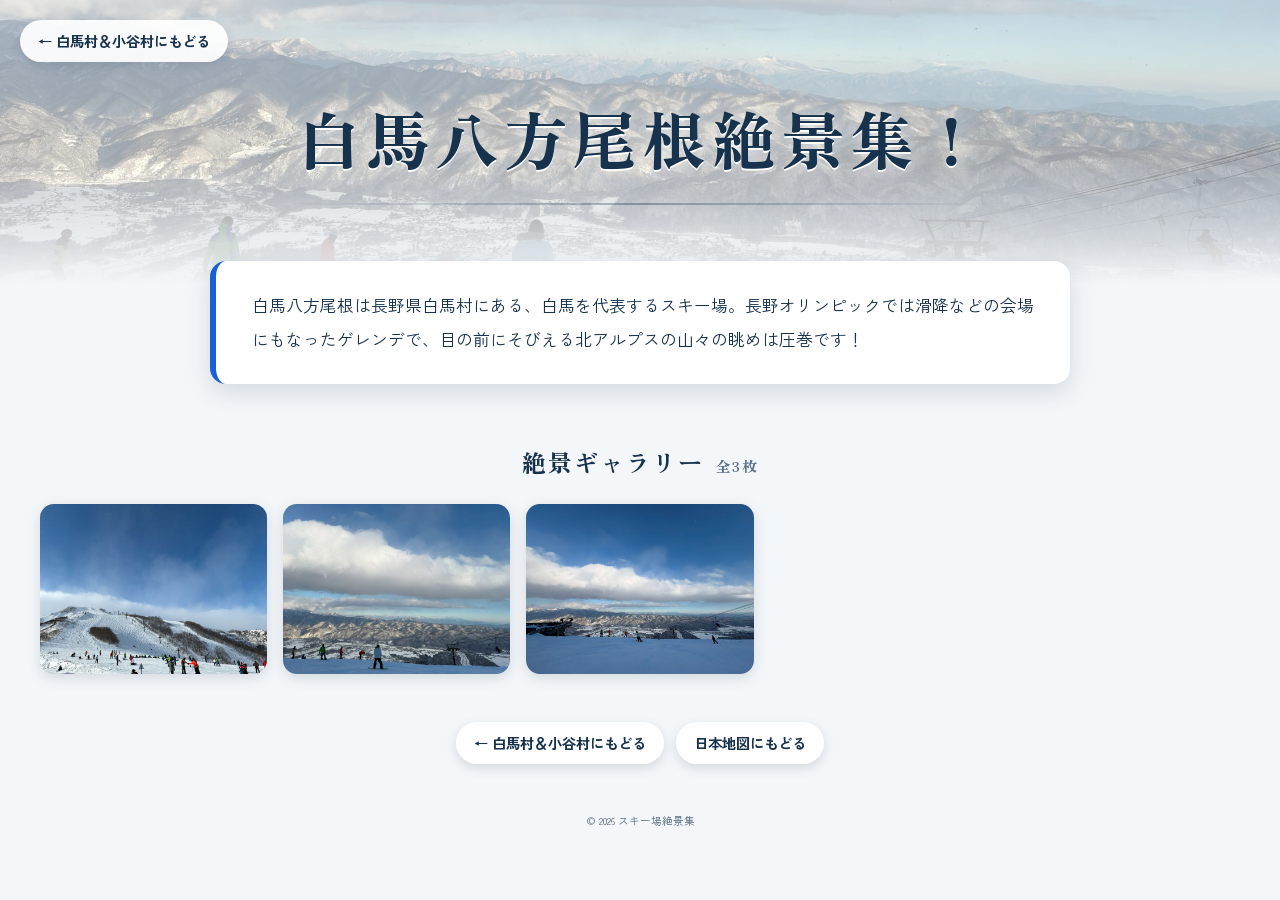
<file: happo.html>
<!DOCTYPE html>
<html lang="ja">
<head>
    <meta charset="UTF-8">
    <meta name="viewport" content="width=device-width, initial-scale=1.0">
    <title>白馬八方尾根絶景集！｜スキー場絶景集</title>
    <meta name="description" content="長野県白馬村の白馬八方尾根で撮った絶景写真集。">
    <!-- Google 検索や SNS で共有されたとき向けの情報 -->
    <link rel="canonical" href="https://gorouzaemon.github.io/wonderfulview/happo.html">
    <meta property="og:type" content="website">
    <meta property="og:site_name" content="スキー場絶景集">
    <meta property="og:title" content="白馬八方尾根絶景集！｜スキー場絶景集">
    <meta property="og:description" content="長野県白馬村の白馬八方尾根で撮った絶景写真集。">
    <meta property="og:url" content="https://gorouzaemon.github.io/wonderfulview/happo.html">
    <meta property="og:image" content="https://gorouzaemon.github.io/wonderfulview/images/happo/IMG_0497.jpg">
    <meta property="og:locale" content="ja_JP">
    <meta name="twitter:card" content="summary_large_image">
    <link rel="icon" href="data:image/svg+xml,<svg xmlns='http://www.w3.org/2000/svg' viewBox='0 0 100 100'><text y='.9em' font-size='90'>🏔</text></svg>">
    <link rel="preconnect" href="https://fonts.googleapis.com">
    <link rel="preconnect" href="https://fonts.gstatic.com" crossorigin>
    <link href="https://fonts.googleapis.com/css2?family=Zen+Old+Mincho:wght@600;700;900&family=Zen+Kaku+Gothic+New:wght@400;700&display=swap" rel="stylesheet">
    <!-- ?v= の数字は、CSS や JS を直したら1つ増やす（ブラウザが古いファイルを使い続けないように） -->
    <link rel="stylesheet" href="css/style.css?v=8">
</head>
<body class="page-resort">

    <header class="resort-header">
        <!-- 見出しの後ろに薄く敷く写真（雲の下に広がる山並み） -->
        <img class="resort-header-bg bg-low" src="images/happo/IMG_0497.jpg" alt="">
        <a class="back-link" href="hakuba.html">← 白馬村＆小谷村にもどる</a>
        <h1 class="resort-title"><span>白馬八方尾根</span><span>絶景集！</span></h1>
    </header>

    <main class="resort-main">
        <!-- 説明文（※仮の文章。自分の文章に書きかえてOK） -->
        <section class="resort-intro">
            <p>白馬八方尾根は長野県白馬村にある、白馬を代表するスキー場。長野オリンピックでは滑降などの会場にもなったゲレンデで、目の前にそびえる北アルプスの山々の眺めは圧巻です！</p>
        </section>

        <!-- 写真一覧：小さい写真（thumb）を並べて、クリックすると大きい写真を表示する
             写真を増やすときは li を1行コピーして、2か所のファイル名を書きかえる -->
        <section class="gallery-section">
            <h2 class="gallery-heading">絶景ギャラリー<span class="photo-count" id="js-photo-count"></span></h2>
            <ul class="gallery" id="js-gallery">
                <li><a class="gallery-link" href="images/happo/IMG_0496.jpg"><img src="images/happo/thumb/IMG_0496.jpg" alt="大勢のスキーヤーでにぎわうゲレンデと山" loading="lazy"></a></li>
                <li><a class="gallery-link" href="images/happo/IMG_0497.jpg"><img src="images/happo/thumb/IMG_0497.jpg" alt="雲の下に広がる山並みとゲレンデ" loading="lazy"></a></li>
                <li><a class="gallery-link" href="images/happo/IMG_0498.jpg"><img src="images/happo/thumb/IMG_0498.jpg" alt="山の上から見た雲と山並み" loading="lazy"></a></li>
            </ul>
        </section>

        <p class="back-bottom">
            <a class="back-link" href="hakuba.html">← 白馬村＆小谷村にもどる</a>
            <a class="back-link" href="index.html">日本地図にもどる</a>
        </p>
    </main>

    <footer class="site-footer">
        <small>&copy; 2026 スキー場絶景集</small>
    </footer>

    <!-- 写真の拡大表示（ライトボックス）。ふだんは隠れていて、写真をクリックすると出てくる -->
    <div class="lightbox" id="js-lightbox" role="dialog" aria-modal="true" aria-label="写真の拡大表示">
        <button class="lightbox-btn lightbox-close" type="button" aria-label="閉じる">&times;</button>
        <button class="lightbox-btn lightbox-prev" type="button" aria-label="前の写真">&#8249;</button>
        <figure class="lightbox-figure">
            <img class="lightbox-image" alt="">
            <figcaption class="lightbox-count"></figcaption>
        </figure>
        <button class="lightbox-btn lightbox-next" type="button" aria-label="次の写真">&#8250;</button>
    </div>

    <script src="https://code.jquery.com/jquery-3.7.1.min.js" integrity="sha256-/JqT3SQfawRcv/BIHPThkBvs0OEvtFFmqPF/lYI/Cxo=" crossorigin="anonymous"></script>
    <script src="js/script.js?v=8"></script>

    <!-- アクセス数を数える（GoatCounter）。ネットに公開したページで開いたときだけ数えられる（PC内のファイルとして開いたときは数えない） -->
    <script data-goatcounter="https://gorouzaemon.goatcounter.com/count"
            async src="https://gc.zgo.at/count.js"></script>
</body>
</html>
</file>
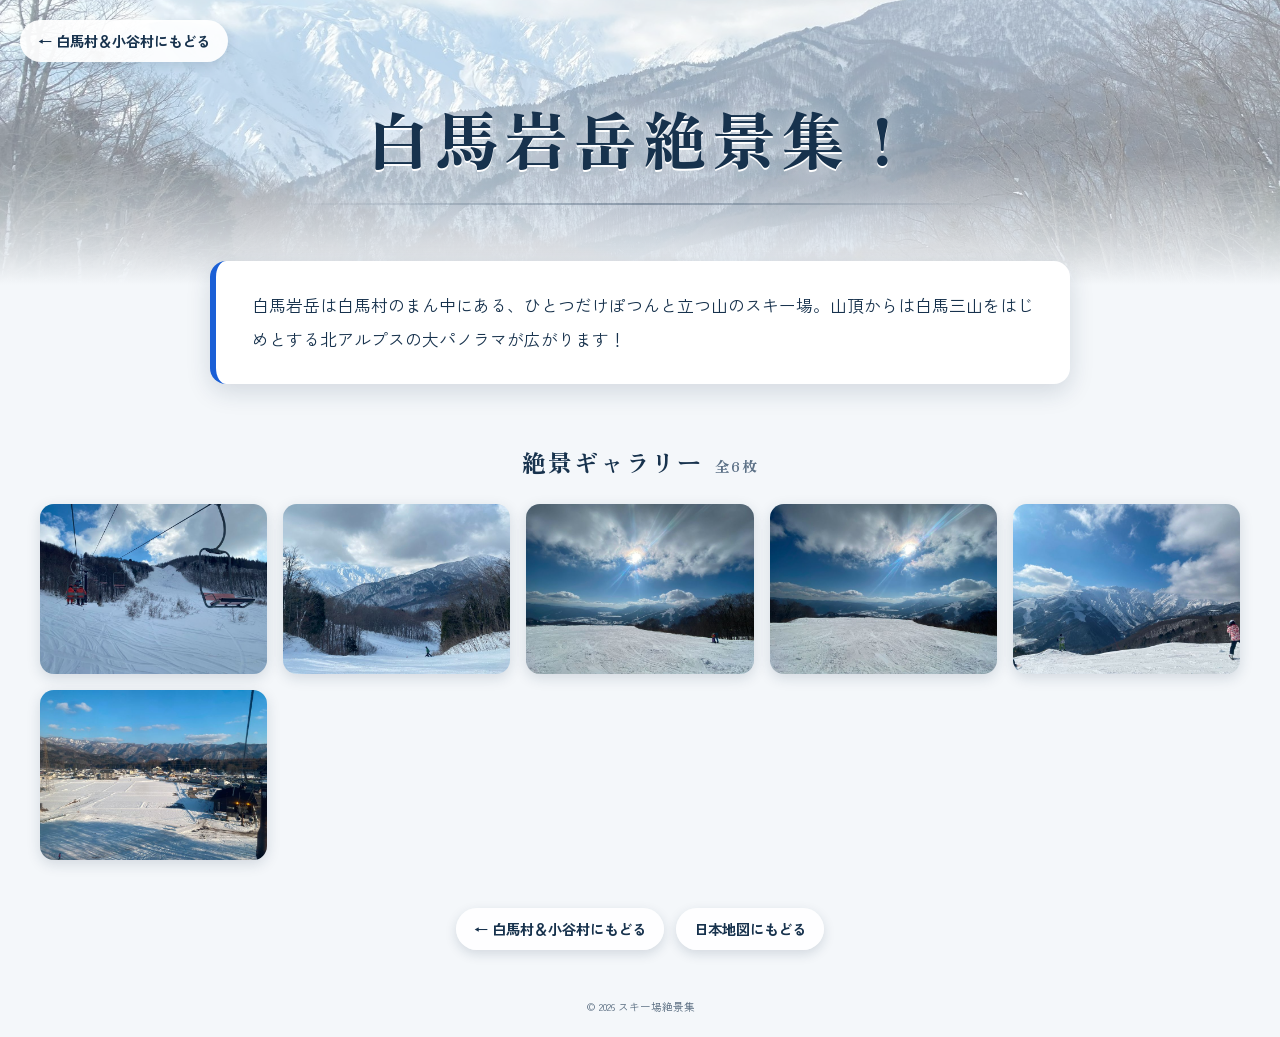
<file: iwatake.html>
<!DOCTYPE html>
<html lang="ja">
<head>
    <meta charset="UTF-8">
    <meta name="viewport" content="width=device-width, initial-scale=1.0">
    <title>白馬岩岳絶景集！｜スキー場絶景集</title>
    <meta name="description" content="長野県白馬村の白馬岩岳で撮った絶景写真集。">
    <!-- Google 検索や SNS で共有されたとき向けの情報 -->
    <link rel="canonical" href="https://gorouzaemon.github.io/wonderfulview/iwatake.html">
    <meta property="og:type" content="website">
    <meta property="og:site_name" content="スキー場絶景集">
    <meta property="og:title" content="白馬岩岳絶景集！｜スキー場絶景集">
    <meta property="og:description" content="長野県白馬村の白馬岩岳で撮った絶景写真集。">
    <meta property="og:url" content="https://gorouzaemon.github.io/wonderfulview/iwatake.html">
    <meta property="og:image" content="https://gorouzaemon.github.io/wonderfulview/images/iwatake/IMG_6512.jpg">
    <meta property="og:locale" content="ja_JP">
    <meta name="twitter:card" content="summary_large_image">
    <link rel="icon" href="data:image/svg+xml,<svg xmlns='http://www.w3.org/2000/svg' viewBox='0 0 100 100'><text y='.9em' font-size='90'>🏔</text></svg>">
    <link rel="preconnect" href="https://fonts.googleapis.com">
    <link rel="preconnect" href="https://fonts.gstatic.com" crossorigin>
    <link href="https://fonts.googleapis.com/css2?family=Zen+Old+Mincho:wght@600;700;900&family=Zen+Kaku+Gothic+New:wght@400;700&display=swap" rel="stylesheet">
    <!-- ?v= の数字は、CSS や JS を直したら1つ増やす（ブラウザが古いファイルを使い続けないように） -->
    <link rel="stylesheet" href="css/style.css?v=8">
</head>
<body class="page-resort">

    <header class="resort-header">
        <!-- 見出しの後ろに薄く敷く写真（北アルプスの雪山） -->
        <img class="resort-header-bg" src="images/iwatake/IMG_6512.jpg" alt="">
        <a class="back-link" href="hakuba.html">← 白馬村＆小谷村にもどる</a>
        <h1 class="resort-title"><span>白馬岩岳</span><span>絶景集！</span></h1>
    </header>

    <main class="resort-main">
        <!-- 説明文（※仮の文章。自分の文章に書きかえてOK） -->
        <section class="resort-intro">
            <p>白馬岩岳は白馬村のまん中にある、ひとつだけぽつんと立つ山のスキー場。山頂からは白馬三山をはじめとする北アルプスの大パノラマが広がります！</p>
        </section>

        <!-- 写真一覧：小さい写真（thumb）を並べて、クリックすると大きい写真を表示する
             写真を増やすときは li を1行コピーして、2か所のファイル名を書きかえる -->
        <section class="gallery-section">
            <h2 class="gallery-heading">絶景ギャラリー<span class="photo-count" id="js-photo-count"></span></h2>
            <ul class="gallery" id="js-gallery">
                <li><a class="gallery-link" href="images/iwatake/IMG_6511.jpg"><img src="images/iwatake/thumb/IMG_6511.jpg" alt="リフトとゲレンデ" loading="lazy"></a></li>
                <li><a class="gallery-link" href="images/iwatake/IMG_6512.jpg"><img src="images/iwatake/thumb/IMG_6512.jpg" alt="北アルプスの雪山と林のコース" loading="lazy"></a></li>
                <li><a class="gallery-link" href="images/iwatake/IMG_6516.jpg"><img src="images/iwatake/thumb/IMG_6516.jpg" alt="太陽の光と白馬の村の眺め" loading="lazy"></a></li>
                <li><a class="gallery-link" href="images/iwatake/IMG_6517.jpg"><img src="images/iwatake/thumb/IMG_6517.jpg" alt="太陽の光と広いゲレンデ" loading="lazy"></a></li>
                <li><a class="gallery-link" href="images/iwatake/IMG_6519.jpg"><img src="images/iwatake/thumb/IMG_6519.jpg" alt="雪をかぶった北アルプスの山々" loading="lazy"></a></li>
                <li><a class="gallery-link" href="images/iwatake/IMG_6522.jpg"><img src="images/iwatake/thumb/IMG_6522.jpg" alt="リフトから見た白馬の町並み" loading="lazy"></a></li>
            </ul>
        </section>

        <p class="back-bottom">
            <a class="back-link" href="hakuba.html">← 白馬村＆小谷村にもどる</a>
            <a class="back-link" href="index.html">日本地図にもどる</a>
        </p>
    </main>

    <footer class="site-footer">
        <small>&copy; 2026 スキー場絶景集</small>
    </footer>

    <!-- 写真の拡大表示（ライトボックス）。ふだんは隠れていて、写真をクリックすると出てくる -->
    <div class="lightbox" id="js-lightbox" role="dialog" aria-modal="true" aria-label="写真の拡大表示">
        <button class="lightbox-btn lightbox-close" type="button" aria-label="閉じる">&times;</button>
        <button class="lightbox-btn lightbox-prev" type="button" aria-label="前の写真">&#8249;</button>
        <figure class="lightbox-figure">
            <img class="lightbox-image" alt="">
            <figcaption class="lightbox-count"></figcaption>
        </figure>
        <button class="lightbox-btn lightbox-next" type="button" aria-label="次の写真">&#8250;</button>
    </div>

    <script src="https://code.jquery.com/jquery-3.7.1.min.js" integrity="sha256-/JqT3SQfawRcv/BIHPThkBvs0OEvtFFmqPF/lYI/Cxo=" crossorigin="anonymous"></script>
    <script src="js/script.js?v=8"></script>

    <!-- アクセス数を数える（GoatCounter）。ネットに公開したページで開いたときだけ数えられる（PC内のファイルとして開いたときは数えない） -->
    <script data-goatcounter="https://gorouzaemon.goatcounter.com/count"
            async src="https://gc.zgo.at/count.js"></script>
</body>
</html>
</file>
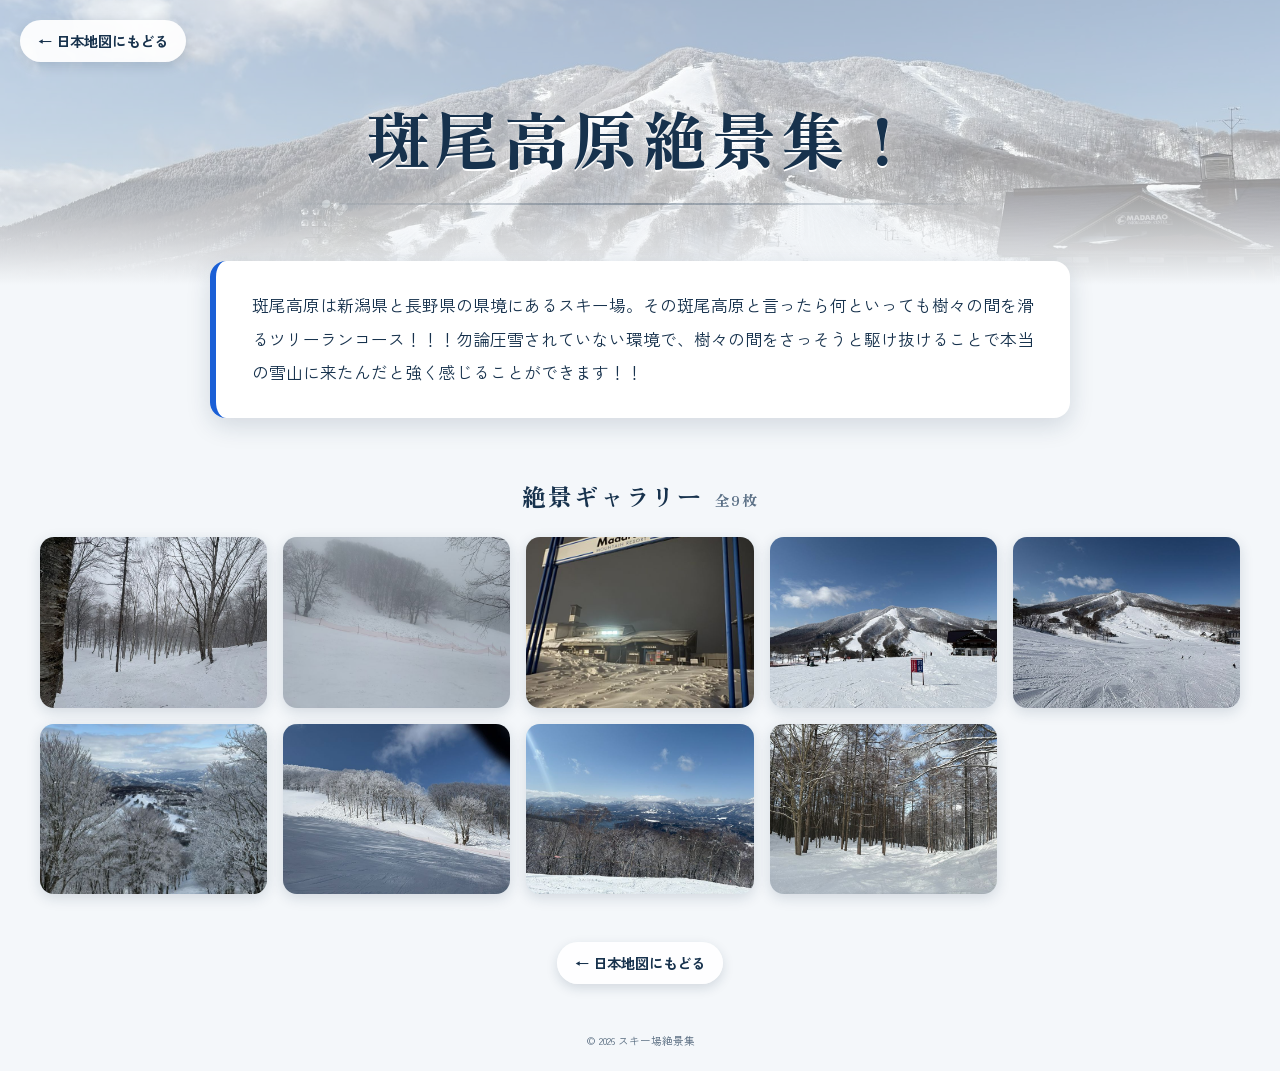
<file: madarao.html>
<!DOCTYPE html>
<html lang="ja">
<head>
    <meta charset="UTF-8">
    <meta name="viewport" content="width=device-width, initial-scale=1.0">
    <title>斑尾高原絶景集！｜スキー場絶景集</title>
    <meta name="description" content="新潟県と長野県の県境にある斑尾高原スキー場で撮った絶景写真集。">
    <!-- Google 検索や SNS で共有されたとき向けの情報 -->
    <link rel="canonical" href="https://gorouzaemon.github.io/wonderfulview/madarao.html">
    <meta property="og:type" content="website">
    <meta property="og:site_name" content="スキー場絶景集">
    <meta property="og:title" content="斑尾高原絶景集！｜スキー場絶景集">
    <meta property="og:description" content="新潟県と長野県の県境にある斑尾高原スキー場で撮った絶景写真集。">
    <meta property="og:url" content="https://gorouzaemon.github.io/wonderfulview/madarao.html">
    <meta property="og:image" content="https://gorouzaemon.github.io/wonderfulview/images/madarao/IMG_1126.jpg">
    <meta property="og:locale" content="ja_JP">
    <meta name="twitter:card" content="summary_large_image">
    <link rel="icon" href="data:image/svg+xml,<svg xmlns='http://www.w3.org/2000/svg' viewBox='0 0 100 100'><text y='.9em' font-size='90'>🏔</text></svg>">
    <link rel="preconnect" href="https://fonts.googleapis.com">
    <link rel="preconnect" href="https://fonts.gstatic.com" crossorigin>
    <link href="https://fonts.googleapis.com/css2?family=Zen+Old+Mincho:wght@600;700;900&family=Zen+Kaku+Gothic+New:wght@400;700&display=swap" rel="stylesheet">
    <!-- ?v= の数字は、CSS や JS を直したら1つ増やす（ブラウザが古いファイルを使い続けないように） -->
    <link rel="stylesheet" href="css/style.css?v=8">
</head>
<body class="page-resort">

    <header class="resort-header">
        <!-- 見出しの後ろに薄く敷く写真（斑尾山と青空） -->
        <img class="resort-header-bg" src="images/madarao/IMG_1126.jpg" alt="">
        <a class="back-link" href="index.html">← 日本地図にもどる</a>
        <h1 class="resort-title"><span>斑尾高原</span><span>絶景集！</span></h1>
    </header>

    <main class="resort-main">
        <!-- 説明文 -->
        <section class="resort-intro">
            <p>斑尾高原は新潟県と長野県の県境にあるスキー場。その斑尾高原と言ったら何といっても樹々の間を滑るツリーランコース！！！勿論圧雪されていない環境で、樹々の間をさっそうと駆け抜けることで本当の雪山に来たんだと強く感じることができます！！</p>
        </section>

        <!-- 写真一覧：小さい写真（thumb）を並べて、クリックすると大きい写真を表示する
             写真を増やすときは li を1行コピーして、2か所のファイル名を書きかえる -->
        <section class="gallery-section">
            <h2 class="gallery-heading">絶景ギャラリー<span class="photo-count" id="js-photo-count"></span></h2>
            <ul class="gallery" id="js-gallery">
                <li><a class="gallery-link" href="images/madarao/IMG_1111.jpg"><img src="images/madarao/thumb/IMG_1111.jpg" alt="雪の林の中を抜けるコース" loading="lazy"></a></li>
                <li><a class="gallery-link" href="images/madarao/IMG_1115.jpg"><img src="images/madarao/thumb/IMG_1115.jpg" alt="霧に包まれたゲレンデ" loading="lazy"></a></li>
                <li><a class="gallery-link" href="images/madarao/IMG_1122.jpg"><img src="images/madarao/thumb/IMG_1122.jpg" alt="夜の斑尾高原のゲート" loading="lazy"></a></li>
                <li><a class="gallery-link" href="images/madarao/IMG_1126.jpg"><img src="images/madarao/thumb/IMG_1126.jpg" alt="青空と斑尾山のゲレンデ" loading="lazy"></a></li>
                <li><a class="gallery-link" href="images/madarao/IMG_1130.jpg"><img src="images/madarao/thumb/IMG_1130.jpg" alt="晴れた日のゲレンデの眺め" loading="lazy"></a></li>
                <li><a class="gallery-link" href="images/madarao/IMG_1132.jpg"><img src="images/madarao/thumb/IMG_1132.jpg" alt="樹氷の間をくだるコース" loading="lazy"></a></li>
                <li><a class="gallery-link" href="images/madarao/IMG_1136.jpg"><img src="images/madarao/thumb/IMG_1136.jpg" alt="樹氷と青空" loading="lazy"></a></li>
                <li><a class="gallery-link" href="images/madarao/IMG_1139.jpg"><img src="images/madarao/thumb/IMG_1139.jpg" alt="山の上から見た山並みと湖" loading="lazy"></a></li>
                <li><a class="gallery-link" href="images/madarao/IMG_1146.jpg"><img src="images/madarao/thumb/IMG_1146.jpg" alt="カラマツ林のツリーラン" loading="lazy"></a></li>
            </ul>
        </section>

        <p class="back-bottom"><a class="back-link" href="index.html">← 日本地図にもどる</a></p>
    </main>

    <footer class="site-footer">
        <small>&copy; 2026 スキー場絶景集</small>
    </footer>

    <!-- 写真の拡大表示（ライトボックス）。ふだんは隠れていて、写真をクリックすると出てくる -->
    <div class="lightbox" id="js-lightbox" role="dialog" aria-modal="true" aria-label="写真の拡大表示">
        <button class="lightbox-btn lightbox-close" type="button" aria-label="閉じる">&times;</button>
        <button class="lightbox-btn lightbox-prev" type="button" aria-label="前の写真">&#8249;</button>
        <figure class="lightbox-figure">
            <img class="lightbox-image" alt="">
            <figcaption class="lightbox-count"></figcaption>
        </figure>
        <button class="lightbox-btn lightbox-next" type="button" aria-label="次の写真">&#8250;</button>
    </div>

    <script src="https://code.jquery.com/jquery-3.7.1.min.js" integrity="sha256-/JqT3SQfawRcv/BIHPThkBvs0OEvtFFmqPF/lYI/Cxo=" crossorigin="anonymous"></script>
    <script src="js/script.js?v=8"></script>

    <!-- アクセス数を数える（GoatCounter）。ネットに公開したページで開いたときだけ数えられる（PC内のファイルとして開いたときは数えない） -->
    <script data-goatcounter="https://gorouzaemon.goatcounter.com/count"
            async src="https://gc.zgo.at/count.js"></script>
</body>
</html>
</file>
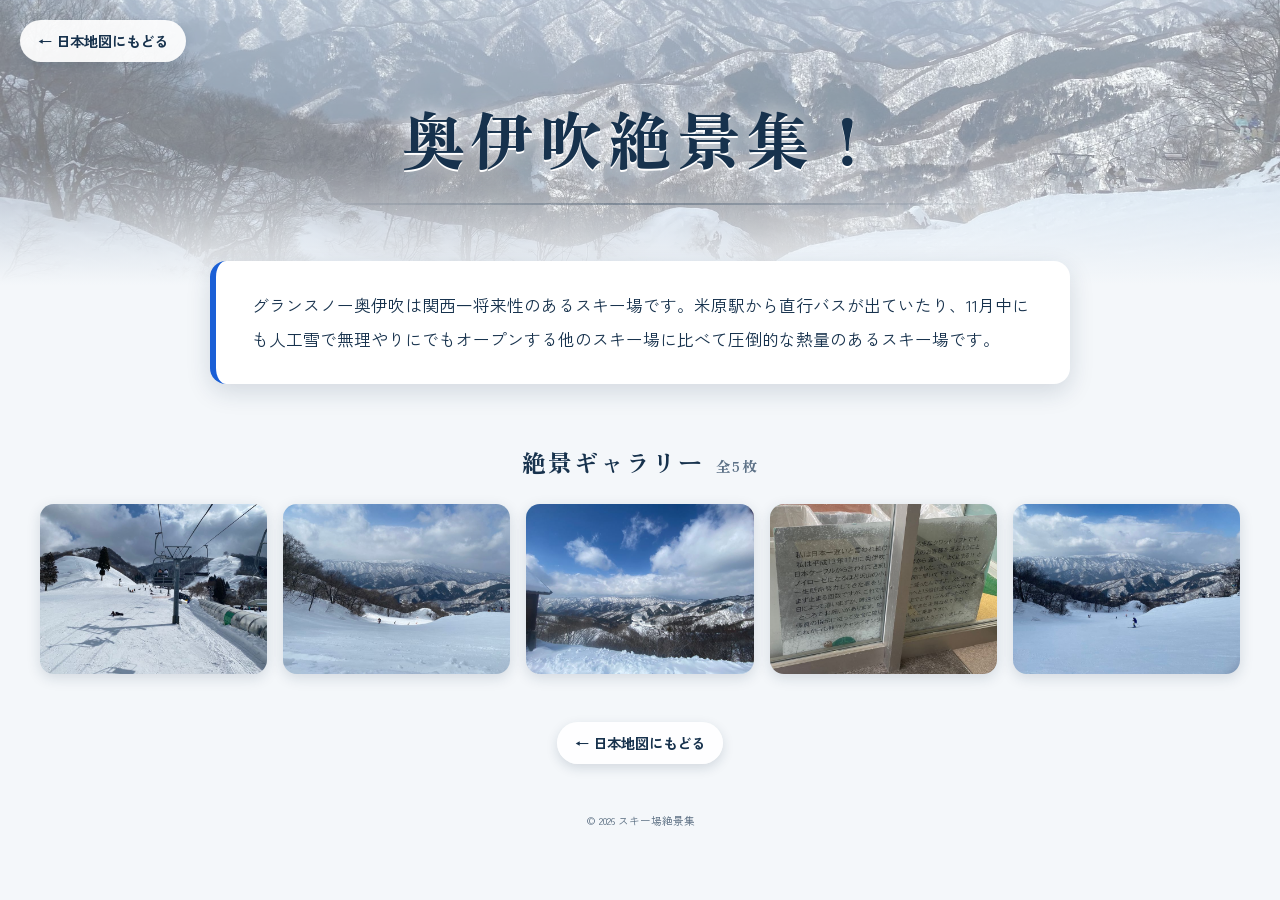
<file: okuibuki.html>
<!DOCTYPE html>
<html lang="ja">
<head>
    <meta charset="UTF-8">
    <meta name="viewport" content="width=device-width, initial-scale=1.0">
    <title>奥伊吹絶景集！｜スキー場絶景集</title>
    <meta name="description" content="滋賀県米原市のグランスノー奥伊吹で撮った絶景写真集。">
    <!-- Google 検索や SNS で共有されたとき向けの情報 -->
    <link rel="canonical" href="https://gorouzaemon.github.io/wonderfulview/okuibuki.html">
    <meta property="og:type" content="website">
    <meta property="og:site_name" content="スキー場絶景集">
    <meta property="og:title" content="奥伊吹絶景集！｜スキー場絶景集">
    <meta property="og:description" content="滋賀県米原市のグランスノー奥伊吹で撮った絶景写真集。">
    <meta property="og:url" content="https://gorouzaemon.github.io/wonderfulview/okuibuki.html">
    <meta property="og:image" content="https://gorouzaemon.github.io/wonderfulview/images/okuibuki/IMG_3911.jpg">
    <meta property="og:locale" content="ja_JP">
    <meta name="twitter:card" content="summary_large_image">
    <link rel="icon" href="data:image/svg+xml,<svg xmlns='http://www.w3.org/2000/svg' viewBox='0 0 100 100'><text y='.9em' font-size='90'>🏔</text></svg>">
    <link rel="preconnect" href="https://fonts.googleapis.com">
    <link rel="preconnect" href="https://fonts.gstatic.com" crossorigin>
    <link href="https://fonts.googleapis.com/css2?family=Zen+Old+Mincho:wght@600;700;900&family=Zen+Kaku+Gothic+New:wght@400;700&display=swap" rel="stylesheet">
    <!-- ?v= の数字は、CSS や JS を直したら1つ増やす（ブラウザが古いファイルを使い続けないように） -->
    <link rel="stylesheet" href="css/style.css?v=8">
</head>
<body class="page-resort">

    <header class="resort-header">
        <!-- 見出しの後ろに薄く敷く写真（雪山を望むゲレンデ） -->
        <img class="resort-header-bg" src="images/okuibuki/IMG_3911.jpg" alt="">
        <a class="back-link" href="index.html">← 日本地図にもどる</a>
        <h1 class="resort-title"><span>奥伊吹</span><span>絶景集！</span></h1>
    </header>

    <main class="resort-main">
        <!-- 説明文 -->
        <section class="resort-intro">
            <p>グランスノー奥伊吹は関西一将来性のあるスキー場です。米原駅から直行バスが出ていたり、11月中にも人工雪で無理やりにでもオープンする他のスキー場に比べて圧倒的な熱量のあるスキー場です。</p>
        </section>

        <!-- 写真一覧：小さい写真（thumb）を並べて、クリックすると大きい写真を表示する
             写真を増やすときは li を1行コピーして、2か所のファイル名を書きかえる -->
        <section class="gallery-section">
            <h2 class="gallery-heading">絶景ギャラリー<span class="photo-count" id="js-photo-count"></span></h2>
            <ul class="gallery" id="js-gallery">
                <li><a class="gallery-link" href="images/okuibuki/IMG_3907.jpg"><img src="images/okuibuki/thumb/IMG_3907.jpg" alt="リフトが続くゲレンデ" loading="lazy"></a></li>
                <li><a class="gallery-link" href="images/okuibuki/IMG_3908.jpg"><img src="images/okuibuki/thumb/IMG_3908.jpg" alt="ゲレンデから見わたす雪山の連なり" loading="lazy"></a></li>
                <li><a class="gallery-link" href="images/okuibuki/IMG_3909.jpg"><img src="images/okuibuki/thumb/IMG_3909.jpg" alt="青空と雲の下の雪山" loading="lazy"></a></li>
                <li><a class="gallery-link" href="images/okuibuki/IMG_3910.jpg"><img src="images/okuibuki/thumb/IMG_3910.jpg" alt="リフトについて書かれた掲示" loading="lazy"></a></li>
                <li><a class="gallery-link" href="images/okuibuki/IMG_3911.jpg"><img src="images/okuibuki/thumb/IMG_3911.jpg" alt="雪山を望むゲレンデを滑るスキーヤー" loading="lazy"></a></li>
            </ul>
        </section>

        <p class="back-bottom"><a class="back-link" href="index.html">← 日本地図にもどる</a></p>
    </main>

    <footer class="site-footer">
        <small>&copy; 2026 スキー場絶景集</small>
    </footer>

    <!-- 写真の拡大表示（ライトボックス）。ふだんは隠れていて、写真をクリックすると出てくる -->
    <div class="lightbox" id="js-lightbox" role="dialog" aria-modal="true" aria-label="写真の拡大表示">
        <button class="lightbox-btn lightbox-close" type="button" aria-label="閉じる">&times;</button>
        <button class="lightbox-btn lightbox-prev" type="button" aria-label="前の写真">&#8249;</button>
        <figure class="lightbox-figure">
            <img class="lightbox-image" alt="">
            <figcaption class="lightbox-count"></figcaption>
        </figure>
        <button class="lightbox-btn lightbox-next" type="button" aria-label="次の写真">&#8250;</button>
    </div>

    <script src="https://code.jquery.com/jquery-3.7.1.min.js" integrity="sha256-/JqT3SQfawRcv/BIHPThkBvs0OEvtFFmqPF/lYI/Cxo=" crossorigin="anonymous"></script>
    <script src="js/script.js?v=8"></script>

    <!-- アクセス数を数える（GoatCounter）。ネットに公開したページで開いたときだけ数えられる（PC内のファイルとして開いたときは数えない） -->
    <script data-goatcounter="https://gorouzaemon.goatcounter.com/count"
            async src="https://gc.zgo.at/count.js"></script>
</body>
</html>
</file>
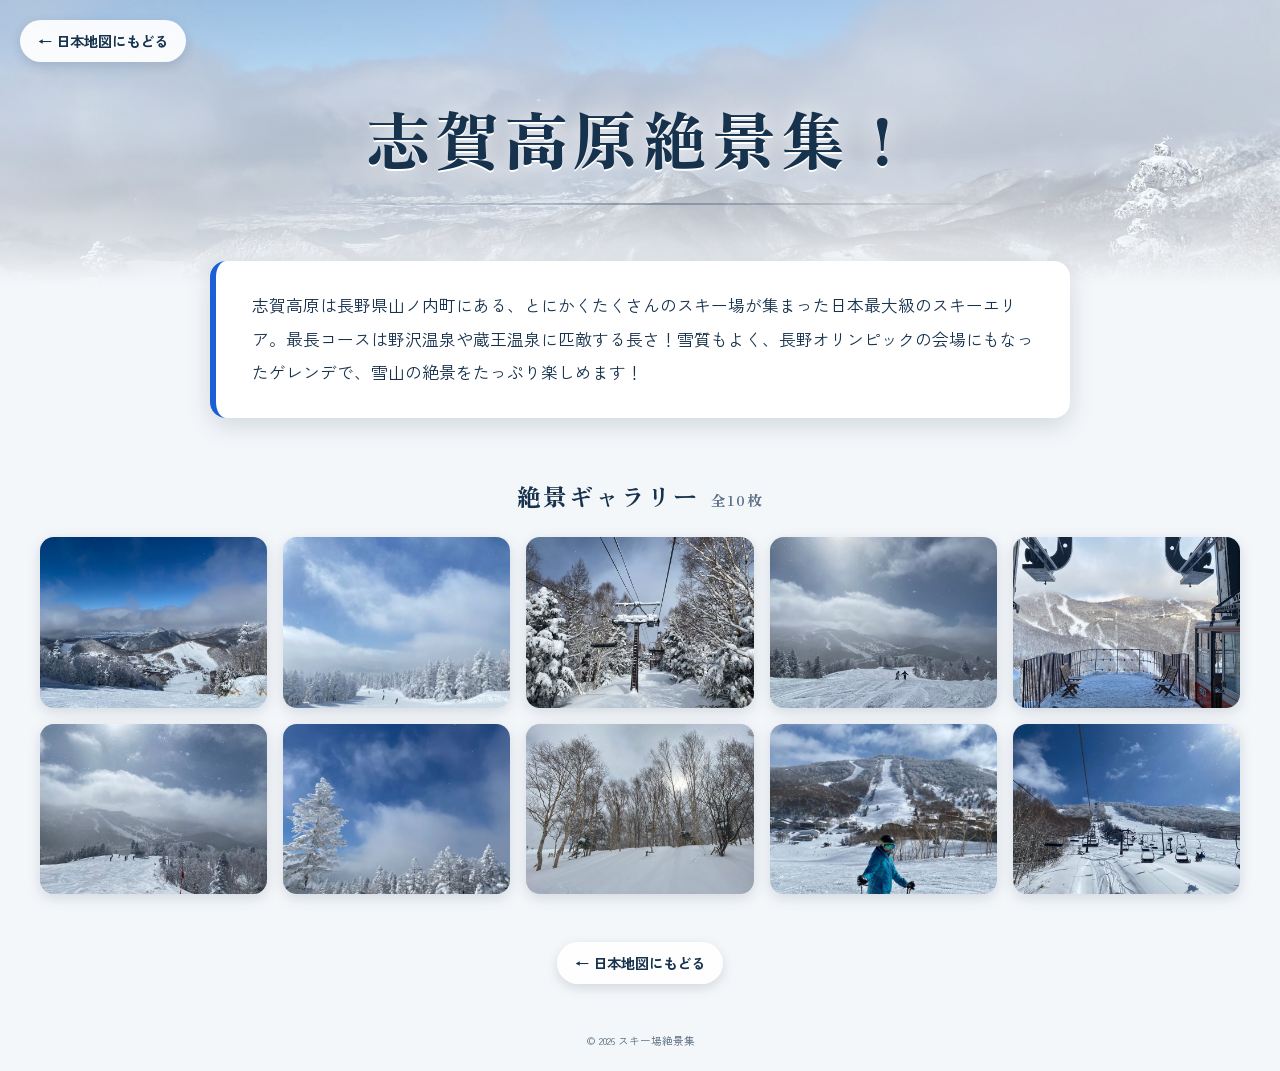
<file: shiga.html>
<!DOCTYPE html>
<html lang="ja">
<head>
    <meta charset="UTF-8">
    <meta name="viewport" content="width=device-width, initial-scale=1.0">
    <title>志賀高原絶景集！｜スキー場絶景集</title>
    <meta name="description" content="長野県の志賀高原スキー場で撮った絶景写真集。">
    <!-- Google 検索や SNS で共有されたとき向けの情報 -->
    <link rel="canonical" href="https://gorouzaemon.github.io/wonderfulview/shiga.html">
    <meta property="og:type" content="website">
    <meta property="og:site_name" content="スキー場絶景集">
    <meta property="og:title" content="志賀高原絶景集！｜スキー場絶景集">
    <meta property="og:description" content="長野県の志賀高原スキー場で撮った絶景写真集。">
    <meta property="og:url" content="https://gorouzaemon.github.io/wonderfulview/shiga.html">
    <meta property="og:image" content="https://gorouzaemon.github.io/wonderfulview/images/shiga/IMG_3886.jpg">
    <meta property="og:locale" content="ja_JP">
    <meta name="twitter:card" content="summary_large_image">
    <link rel="icon" href="data:image/svg+xml,<svg xmlns='http://www.w3.org/2000/svg' viewBox='0 0 100 100'><text y='.9em' font-size='90'>🏔</text></svg>">
    <link rel="preconnect" href="https://fonts.googleapis.com">
    <link rel="preconnect" href="https://fonts.gstatic.com" crossorigin>
    <link href="https://fonts.googleapis.com/css2?family=Zen+Old+Mincho:wght@600;700;900&family=Zen+Kaku+Gothic+New:wght@400;700&display=swap" rel="stylesheet">
    <!-- ?v= の数字は、CSS や JS を直したら1つ増やす（ブラウザが古いファイルを使い続けないように） -->
    <link rel="stylesheet" href="css/style.css?v=8">
</head>
<body class="page-resort">

    <header class="resort-header">
        <!-- 見出しの後ろに薄く敷く写真（雲の下に広がる雪山） -->
        <img class="resort-header-bg" src="images/shiga/IMG_3886.jpg" alt="">
        <a class="back-link" href="index.html">← 日本地図にもどる</a>
        <h1 class="resort-title"><span>志賀高原</span><span>絶景集！</span></h1>
    </header>

    <main class="resort-main">
        <!-- 説明文 -->
        <section class="resort-intro">
            <p>志賀高原は長野県山ノ内町にある、とにかくたくさんのスキー場が集まった日本最大級のスキーエリア。最長コースは野沢温泉や蔵王温泉に匹敵する長さ！雪質もよく、長野オリンピックの会場にもなったゲレンデで、雪山の絶景をたっぷり楽しめます！</p>
        </section>

        <!-- 写真一覧：小さい写真（thumb）を並べて、クリックすると大きい写真を表示する
             写真を増やすときは li を1行コピーして、2か所のファイル名を書きかえる -->
        <section class="gallery-section">
            <h2 class="gallery-heading">絶景ギャラリー<span class="photo-count" id="js-photo-count"></span></h2>
            <ul class="gallery" id="js-gallery">
                <li><a class="gallery-link" href="images/shiga/IMG_3886.jpg"><img src="images/shiga/thumb/IMG_3886.jpg" alt="雲の下に広がる雪山とゲレンデ" loading="lazy"></a></li>
                <li><a class="gallery-link" href="images/shiga/IMG_3887.jpg"><img src="images/shiga/thumb/IMG_3887.jpg" alt="青空と雪をかぶった木々のゲレンデ" loading="lazy"></a></li>
                <li><a class="gallery-link" href="images/shiga/IMG_3888.jpg"><img src="images/shiga/thumb/IMG_3888.jpg" alt="雪の積もった木々とリフト" loading="lazy"></a></li>
                <li><a class="gallery-link" href="images/shiga/IMG_3889.jpg"><img src="images/shiga/thumb/IMG_3889.jpg" alt="山並みを望むゲレンデを滑る人たち" loading="lazy"></a></li>
                <li><a class="gallery-link" href="images/shiga/IMG_3890.jpg"><img src="images/shiga/thumb/IMG_3890.jpg" alt="ゴンドラ乗り場から見た雪山" loading="lazy"></a></li>
                <li><a class="gallery-link" href="images/shiga/IMG_3891.jpg"><img src="images/shiga/thumb/IMG_3891.jpg" alt="雲のかかる山とゲレンデ" loading="lazy"></a></li>
                <li><a class="gallery-link" href="images/shiga/IMG_3892.jpg"><img src="images/shiga/thumb/IMG_3892.jpg" alt="青空と雪化粧した木々" loading="lazy"></a></li>
                <li><a class="gallery-link" href="images/shiga/IMG_3893.jpg"><img src="images/shiga/thumb/IMG_3893.jpg" alt="雪原に立つ白樺の林" loading="lazy"></a></li>
                <li><a class="gallery-link" href="images/shiga/IMG_3894.jpg"><img src="images/shiga/thumb/IMG_3894.jpg" alt="ゲレンデと山を背にしたスキーヤー" loading="lazy"></a></li>
                <li><a class="gallery-link" href="images/shiga/IMG_3895.jpg"><img src="images/shiga/thumb/IMG_3895.jpg" alt="リフトから見た青空とゲレンデ" loading="lazy"></a></li>
            </ul>
        </section>

        <p class="back-bottom"><a class="back-link" href="index.html">← 日本地図にもどる</a></p>
    </main>

    <footer class="site-footer">
        <small>&copy; 2026 スキー場絶景集</small>
    </footer>

    <!-- 写真の拡大表示（ライトボックス）。ふだんは隠れていて、写真をクリックすると出てくる -->
    <div class="lightbox" id="js-lightbox" role="dialog" aria-modal="true" aria-label="写真の拡大表示">
        <button class="lightbox-btn lightbox-close" type="button" aria-label="閉じる">&times;</button>
        <button class="lightbox-btn lightbox-prev" type="button" aria-label="前の写真">&#8249;</button>
        <figure class="lightbox-figure">
            <img class="lightbox-image" alt="">
            <figcaption class="lightbox-count"></figcaption>
        </figure>
        <button class="lightbox-btn lightbox-next" type="button" aria-label="次の写真">&#8250;</button>
    </div>

    <script src="https://code.jquery.com/jquery-3.7.1.min.js" integrity="sha256-/JqT3SQfawRcv/BIHPThkBvs0OEvtFFmqPF/lYI/Cxo=" crossorigin="anonymous"></script>
    <script src="js/script.js?v=8"></script>

    <!-- アクセス数を数える（GoatCounter）。ネットに公開したページで開いたときだけ数えられる（PC内のファイルとして開いたときは数えない） -->
    <script data-goatcounter="https://gorouzaemon.goatcounter.com/count"
            async src="https://gc.zgo.at/count.js"></script>
</body>
</html>
</file>
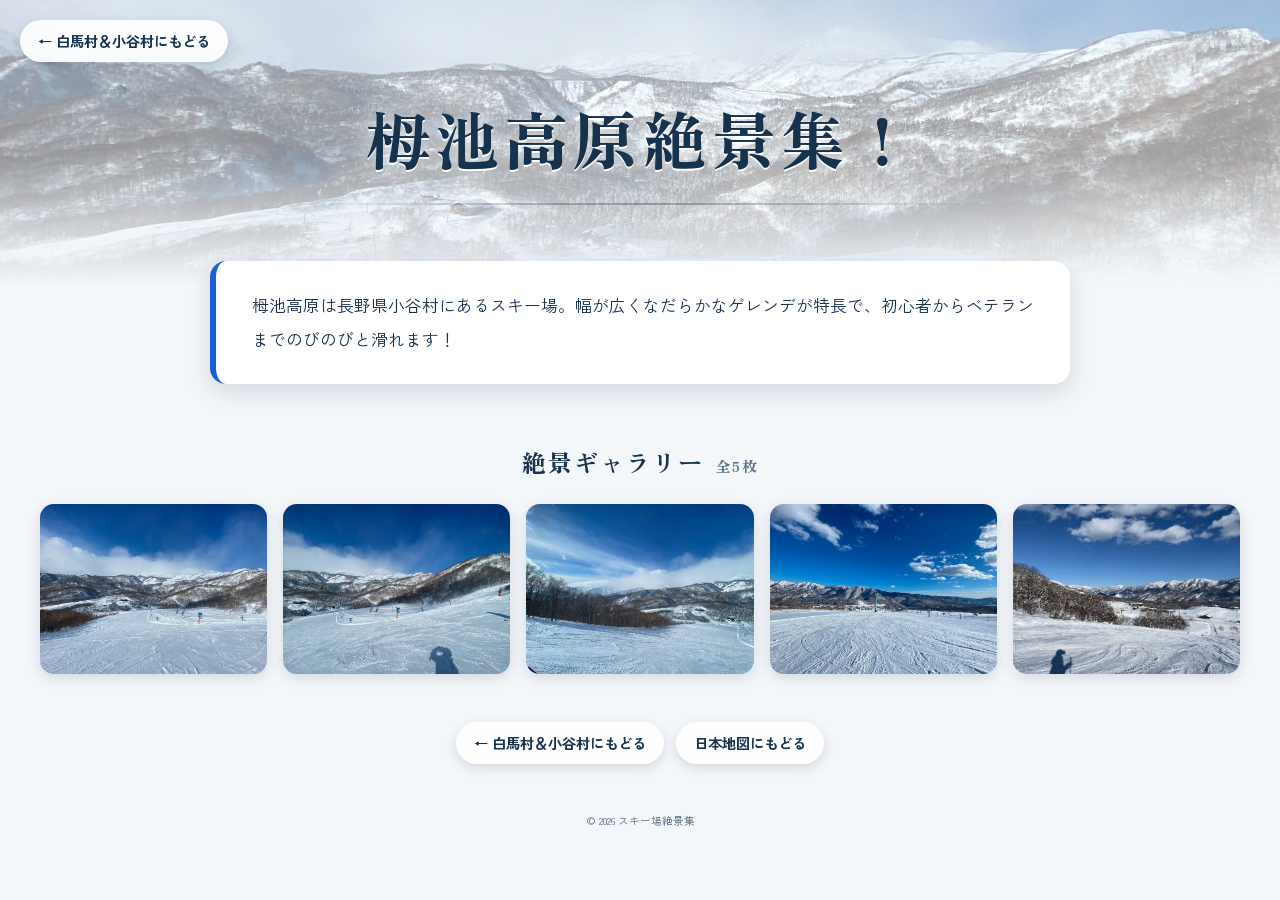
<file: tsugaike.html>
<!DOCTYPE html>
<html lang="ja">
<head>
    <meta charset="UTF-8">
    <meta name="viewport" content="width=device-width, initial-scale=1.0">
    <title>栂池高原絶景集！｜スキー場絶景集</title>
    <meta name="description" content="長野県小谷村の栂池高原で撮った絶景写真集。">
    <!-- Google 検索や SNS で共有されたとき向けの情報 -->
    <link rel="canonical" href="https://gorouzaemon.github.io/wonderfulview/tsugaike.html">
    <meta property="og:type" content="website">
    <meta property="og:site_name" content="スキー場絶景集">
    <meta property="og:title" content="栂池高原絶景集！｜スキー場絶景集">
    <meta property="og:description" content="長野県小谷村の栂池高原で撮った絶景写真集。">
    <meta property="og:url" content="https://gorouzaemon.github.io/wonderfulview/tsugaike.html">
    <meta property="og:image" content="https://gorouzaemon.github.io/wonderfulview/images/tsugaike/IMG_0258.jpg">
    <meta property="og:locale" content="ja_JP">
    <meta name="twitter:card" content="summary_large_image">
    <link rel="icon" href="data:image/svg+xml,<svg xmlns='http://www.w3.org/2000/svg' viewBox='0 0 100 100'><text y='.9em' font-size='90'>🏔</text></svg>">
    <link rel="preconnect" href="https://fonts.googleapis.com">
    <link rel="preconnect" href="https://fonts.gstatic.com" crossorigin>
    <link href="https://fonts.googleapis.com/css2?family=Zen+Old+Mincho:wght@600;700;900&family=Zen+Kaku+Gothic+New:wght@400;700&display=swap" rel="stylesheet">
    <!-- ?v= の数字は、CSS や JS を直したら1つ増やす（ブラウザが古いファイルを使い続けないように） -->
    <link rel="stylesheet" href="css/style.css?v=8">
</head>
<body class="page-resort">

    <header class="resort-header">
        <!-- 見出しの後ろに薄く敷く写真（雲のかかる山並み） -->
        <img class="resort-header-bg" src="images/tsugaike/IMG_0258.jpg" alt="">
        <a class="back-link" href="hakuba.html">← 白馬村＆小谷村にもどる</a>
        <h1 class="resort-title"><span>栂池高原</span><span>絶景集！</span></h1>
    </header>

    <main class="resort-main">
        <!-- 説明文（※仮の文章。自分の文章に書きかえてOK） -->
        <section class="resort-intro">
            <p>栂池高原は長野県小谷村にあるスキー場。幅が広くなだらかなゲレンデが特長で、初心者からベテランまでのびのびと滑れます！</p>
        </section>

        <!-- 写真一覧：小さい写真（thumb）を並べて、クリックすると大きい写真を表示する
             写真を増やすときは li を1行コピーして、2か所のファイル名を書きかえる -->
        <section class="gallery-section">
            <h2 class="gallery-heading">絶景ギャラリー<span class="photo-count" id="js-photo-count"></span></h2>
            <ul class="gallery" id="js-gallery">
                <li><a class="gallery-link" href="images/tsugaike/IMG_0258.jpg"><img src="images/tsugaike/thumb/IMG_0258.jpg" alt="雲のかかる山並みとゲレンデ" loading="lazy"></a></li>
                <li><a class="gallery-link" href="images/tsugaike/IMG_0259.jpg"><img src="images/tsugaike/thumb/IMG_0259.jpg" alt="青空のゲレンデと雪面にうつる影" loading="lazy"></a></li>
                <li><a class="gallery-link" href="images/tsugaike/IMG_0260.jpg"><img src="images/tsugaike/thumb/IMG_0260.jpg" alt="雪山と林の間のゲレンデ" loading="lazy"></a></li>
                <li><a class="gallery-link" href="images/tsugaike/IMG_0269.jpg"><img src="images/tsugaike/thumb/IMG_0269.jpg" alt="青空と雲の下の広いゲレンデ" loading="lazy"></a></li>
                <li><a class="gallery-link" href="images/tsugaike/IMG_0276.jpg"><img src="images/tsugaike/thumb/IMG_0276.jpg" alt="雪山を望むゲレンデと雪面の影" loading="lazy"></a></li>
            </ul>
        </section>

        <p class="back-bottom">
            <a class="back-link" href="hakuba.html">← 白馬村＆小谷村にもどる</a>
            <a class="back-link" href="index.html">日本地図にもどる</a>
        </p>
    </main>

    <footer class="site-footer">
        <small>&copy; 2026 スキー場絶景集</small>
    </footer>

    <!-- 写真の拡大表示（ライトボックス）。ふだんは隠れていて、写真をクリックすると出てくる -->
    <div class="lightbox" id="js-lightbox" role="dialog" aria-modal="true" aria-label="写真の拡大表示">
        <button class="lightbox-btn lightbox-close" type="button" aria-label="閉じる">&times;</button>
        <button class="lightbox-btn lightbox-prev" type="button" aria-label="前の写真">&#8249;</button>
        <figure class="lightbox-figure">
            <img class="lightbox-image" alt="">
            <figcaption class="lightbox-count"></figcaption>
        </figure>
        <button class="lightbox-btn lightbox-next" type="button" aria-label="次の写真">&#8250;</button>
    </div>

    <script src="https://code.jquery.com/jquery-3.7.1.min.js" integrity="sha256-/JqT3SQfawRcv/BIHPThkBvs0OEvtFFmqPF/lYI/Cxo=" crossorigin="anonymous"></script>
    <script src="js/script.js?v=8"></script>

    <!-- アクセス数を数える（GoatCounter）。ネットに公開したページで開いたときだけ数えられる（PC内のファイルとして開いたときは数えない） -->
    <script data-goatcounter="https://gorouzaemon.goatcounter.com/count"
            async src="https://gc.zgo.at/count.js"></script>
</body>
</html>
</file>
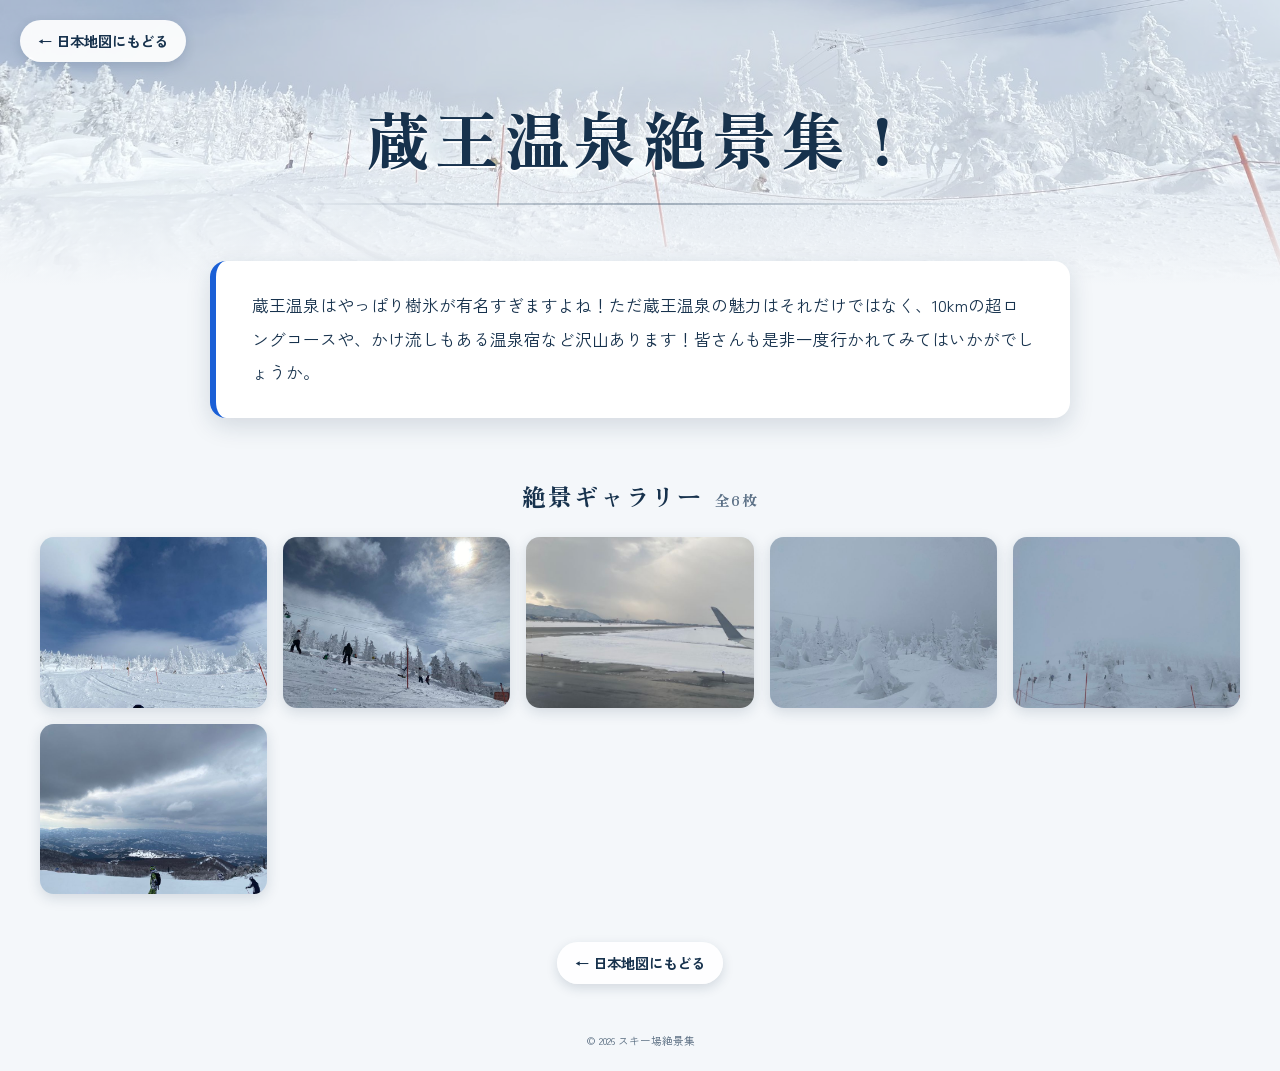
<file: zao.html>
<!DOCTYPE html>
<html lang="ja">
<head>
    <meta charset="UTF-8">
    <meta name="viewport" content="width=device-width, initial-scale=1.0">
    <title>蔵王温泉絶景集！｜スキー場絶景集</title>
    <meta name="description" content="山形県の蔵王温泉スキー場で撮った樹氷などの絶景写真集。">
    <!-- Google 検索や SNS で共有されたとき向けの情報 -->
    <link rel="canonical" href="https://gorouzaemon.github.io/wonderfulview/zao.html">
    <meta property="og:type" content="website">
    <meta property="og:site_name" content="スキー場絶景集">
    <meta property="og:title" content="蔵王温泉絶景集！｜スキー場絶景集">
    <meta property="og:description" content="山形県の蔵王温泉スキー場で撮った樹氷などの絶景写真集。">
    <meta property="og:url" content="https://gorouzaemon.github.io/wonderfulview/zao.html">
    <meta property="og:image" content="https://gorouzaemon.github.io/wonderfulview/images/zao/IMG_3879.jpg">
    <meta property="og:locale" content="ja_JP">
    <meta name="twitter:card" content="summary_large_image">
    <link rel="icon" href="data:image/svg+xml,<svg xmlns='http://www.w3.org/2000/svg' viewBox='0 0 100 100'><text y='.9em' font-size='90'>🏔</text></svg>">
    <link rel="preconnect" href="https://fonts.googleapis.com">
    <link rel="preconnect" href="https://fonts.gstatic.com" crossorigin>
    <link href="https://fonts.googleapis.com/css2?family=Zen+Old+Mincho:wght@600;700;900&family=Zen+Kaku+Gothic+New:wght@400;700&display=swap" rel="stylesheet">
    <!-- ?v= の数字は、CSS や JS を直したら1つ増やす（ブラウザが古いファイルを使い続けないように） -->
    <link rel="stylesheet" href="css/style.css?v=8">
</head>
<body class="page-resort">

    <header class="resort-header">
        <!-- 見出しの後ろに薄く敷く写真（青空と樹氷。bg-low で樹氷のある下のほうを見せる） -->
        <img class="resort-header-bg bg-low" src="images/zao/IMG_3879.jpg" alt="">
        <a class="back-link" href="index.html">← 日本地図にもどる</a>
        <h1 class="resort-title"><span>蔵王温泉</span><span>絶景集！</span></h1>
    </header>

    <main class="resort-main">
        <!-- 説明文 -->
        <section class="resort-intro">
            <p>蔵王温泉はやっぱり樹氷が有名すぎますよね！ただ蔵王温泉の魅力はそれだけではなく、10kmの超ロングコースや、かけ流しもある温泉宿など沢山あります！皆さんも是非一度行かれてみてはいかがでしょうか。</p>
        </section>

        <!-- 写真一覧：小さい写真（thumb）を並べて、クリックすると大きい写真を表示する
             写真を増やすときは li を1行コピーして、2か所のファイル名を書きかえる -->
        <section class="gallery-section">
            <h2 class="gallery-heading">絶景ギャラリー<span class="photo-count" id="js-photo-count"></span></h2>
            <ul class="gallery" id="js-gallery">
                <li><a class="gallery-link" href="images/zao/IMG_3879.jpg"><img src="images/zao/thumb/IMG_3879.jpg" alt="青空の下に並ぶ樹氷" loading="lazy"></a></li>
                <li><a class="gallery-link" href="images/zao/IMG_3880.jpg"><img src="images/zao/thumb/IMG_3880.jpg" alt="樹氷の間のゲレンデを滑る人たち" loading="lazy"></a></li>
                <li><a class="gallery-link" href="images/zao/IMG_3881.jpg"><img src="images/zao/thumb/IMG_3881.jpg" alt="飛行機の窓から見た雪の景色" loading="lazy"></a></li>
                <li><a class="gallery-link" href="images/zao/IMG_3882.jpg"><img src="images/zao/thumb/IMG_3882.jpg" alt="霧の中にたたずむ樹氷" loading="lazy"></a></li>
                <li><a class="gallery-link" href="images/zao/IMG_3883.jpg"><img src="images/zao/thumb/IMG_3883.jpg" alt="霧に包まれた樹氷原" loading="lazy"></a></li>
                <li><a class="gallery-link" href="images/zao/IMG_3884.jpg"><img src="images/zao/thumb/IMG_3884.jpg" alt="山の上から見下ろす雲と山並み" loading="lazy"></a></li>
            </ul>
        </section>

        <p class="back-bottom"><a class="back-link" href="index.html">← 日本地図にもどる</a></p>
    </main>

    <footer class="site-footer">
        <small>&copy; 2026 スキー場絶景集</small>
    </footer>

    <!-- 写真の拡大表示（ライトボックス）。ふだんは隠れていて、写真をクリックすると出てくる -->
    <div class="lightbox" id="js-lightbox" role="dialog" aria-modal="true" aria-label="写真の拡大表示">
        <button class="lightbox-btn lightbox-close" type="button" aria-label="閉じる">&times;</button>
        <button class="lightbox-btn lightbox-prev" type="button" aria-label="前の写真">&#8249;</button>
        <figure class="lightbox-figure">
            <img class="lightbox-image" alt="">
            <figcaption class="lightbox-count"></figcaption>
        </figure>
        <button class="lightbox-btn lightbox-next" type="button" aria-label="次の写真">&#8250;</button>
    </div>

    <script src="https://code.jquery.com/jquery-3.7.1.min.js" integrity="sha256-/JqT3SQfawRcv/BIHPThkBvs0OEvtFFmqPF/lYI/Cxo=" crossorigin="anonymous"></script>
    <script src="js/script.js?v=8"></script>

    <!-- アクセス数を数える（GoatCounter）。ネットに公開したページで開いたときだけ数えられる（PC内のファイルとして開いたときは数えない） -->
    <script data-goatcounter="https://gorouzaemon.goatcounter.com/count"
            async src="https://gc.zgo.at/count.js"></script>
</body>
</html>
</file>
<file: css/style.css>
@charset "UTF-8";
/* =========================================================
   スキー場絶景集  style.css
   1. 共通（色・文字・リセット）
   2. トップページ
      2-1. 1画面目（タイトル）
      2-2. 日本地図（青い海・波の絵・スポット）
      2-3. 右側タブ・お知らせ
      2-4. フッター（製作者のプロフィール）
      2-5. 本日のスキー場営業情報（日本地図の下の表）
   3. スキー場ページ（見出し・説明文・写真一覧）
   4. ライトボックス（写真の拡大表示）
   5. スマホ・タブレット対応
========================================================= */


/* ---------- 1. 共通 ---------- */
:root {
    --navy: #17324d;   /* 文字・タイトル */
    --blue: #1a5fd6;   /* スポット（ふだん） */
    --red: #e53935;    /* スポット（カーソルを合わせたとき） */
    --snow: #f4f7fa;   /* ページの背景 */
    --shadow: 0 8px 24px rgba(23, 50, 77, .15);
    --mincho: "Zen Old Mincho", "Yu Mincho", "YuMincho", "Hiragino Mincho ProN", serif;
}

*,
*::before,
*::after {
    box-sizing: border-box;
}

body {
    margin: 0;
    font-family: "Zen Kaku Gothic New", "Hiragino Kaku Gothic ProN", "Yu Gothic", Meiryo, sans-serif;
    color: var(--navy);
    background: var(--snow);
    line-height: 1.8;
}

h1,
h2,
p,
ul,
figure {
    margin: 0;
}

ul {
    padding: 0;
    list-style: none;
}

img {
    display: block;
    max-width: 100%;
}

a {
    color: inherit;
}

.site-footer {
    padding: 20px;
    text-align: center;
    font-size: .8rem;
    opacity: .7;
}

/* タイトルが折り返すときは「スキー場／絶景集！」のように言葉の切れ目で折り返す */
.site-title span,
.resort-title span {
    display: inline-block;
}

/* タイトルの下の区切り線 */
.hero-inner::after,
.resort-title::after {
    content: "";
    display: block;
    width: min(720px, 90%);
    height: 2px;
    margin: 24px auto 0;
    background: linear-gradient(90deg, transparent, var(--navy), transparent);
    opacity: .35;
}


/* ---------- 2. トップページ ---------- */
.page-top {
    display: flex;
    flex-direction: column;
    min-height: 100vh;
    background: #fff;
}

/* 八方尾根の写真を画面いっぱいに「薄く」敷く（opacity で濃さを調整） */
.page-top::before {
    content: "";
    position: fixed;
    inset: 0;
    z-index: -1;
    background: url("../images/happo-one.jpg") center / cover no-repeat;
    opacity: .4;
}


/* 2-1. 1画面目：タイトルを真ん中に大きく（パソコンもスマホも画面いっぱい） */
.hero {
    position: relative;
    display: flex;
    justify-content: center;
    align-items: center;
    min-height: 100vh;
    min-height: 100svh;  /* スマホのアドレスバーを除いた高さ */
    padding: 100px 20px;
    text-align: center;
}

.site-title {
    padding-left: .08em;  /* 字間のぶん右にずれるのを戻す */
    font-family: var(--mincho);
    font-weight: 900;
    font-size: clamp(2.6rem, 9.5vw, 8rem);
    line-height: 1.25;
    letter-spacing: .08em;
    text-shadow: 0 2px 0 #fff, 0 0 30px rgba(255, 255, 255, .95);
}

/* （スキー場以外もあるよ）は小さめに */
.site-subtitle {
    margin-top: .8em;
    padding-left: .15em;
    font-family: var(--mincho);
    font-weight: 600;
    font-size: clamp(1rem, 2.2vw, 1.6rem);
    letter-spacing: .15em;
    text-shadow: 0 0 12px #fff, 0 0 4px #fff;
}

/* 「日本地図へ」のスクロール案内（線が上から下へ流れる） */
.scroll-cue {
    position: absolute;
    bottom: 72px;  /* 下の海の波とかさならない高さ */
    left: 50%;
    display: flex;
    flex-direction: column;
    align-items: center;
    gap: 10px;
    padding-left: .2em;
    color: var(--navy);
    font-family: var(--mincho);
    font-weight: 600;
    font-size: .95rem;
    letter-spacing: .2em;
    text-decoration: none;
    text-shadow: 0 0 10px #fff;
    transform: translateX(-50%);
}

.scroll-cue-line {
    position: relative;
    overflow: hidden;
    width: 2px;
    height: 60px;
    background: rgba(23, 50, 77, .2);
}

.scroll-cue-line::after {
    content: "";
    position: absolute;
    top: 0;
    left: 0;
    width: 100%;
    height: 100%;
    background: var(--navy);
    animation: scroll-line 2s ease-in-out infinite;
}

@keyframes scroll-line {
    0% {
        transform: translateY(-100%);
    }
    60%,
    100% {
        transform: translateY(100%);
    }
}


/* 2-2. 日本地図：スクロールした先の画面いっぱいが青い海 */
.map-section {
    position: relative;
    display: flex;
    flex-direction: column;
    justify-content: center;
    align-items: center;
    padding: 24px 16px;
    overflow-x: clip;  /* 画面の外にはみ出した波の絵はかくす */
    background:
        radial-gradient(ellipse 60% 45% at 25% 40%, rgba(255, 255, 255, .18), transparent),
        linear-gradient(180deg, #6cc6f2 0%, #3a9be3 55%, #2a7fcf 100%);
}

/* 海の上の端を波の形にする（タイトルの画面から海につながる） */
.map-section::before {
    content: "";
    position: absolute;
    right: 0;
    bottom: 100%;
    left: 0;
    height: 40px;
    background: url("../images/sea/sea-edge.svg") left bottom / 240px 40px repeat-x;
}

/* 横長の画面（パソコンなど）では、海をちょうど1画面ぶんの高さにする */
@media (min-aspect-ratio: 4/3) {
    .map-section {
        min-height: 100vh;
        min-height: 100svh;
    }
}

/* 地図の大きさ：画面に収まるいちばん大きいサイズ（縦は下の説明文のぶんだけ空ける） */
.map {
    position: relative;
    width: min(100%, calc((100vh - 110px) * 1.273));
    width: min(100%, calc((100svh - 110px) * 1.273));
    container-type: inline-size;  /* 海の名前の文字を地図の大きさに合わせるため */
}

/* 日本列島（白いふちどり＋影で浮いて見えるように） */
.map-image {
    position: relative;
    z-index: 1;
    width: 100%;
    height: auto;
    filter: drop-shadow(0 0 1px #fff) drop-shadow(0 0 1px #fff) drop-shadow(0 6px 6px rgba(0, 45, 90, .3));
}

/* 海の絵（波・クジラ・ヨット）。left / top は「絵の真ん中」の位置、width は地図の横幅に対する大きさ */
.sea-deco {
    position: absolute;
    z-index: 0;
    height: auto;
    pointer-events: none;
    translate: -50% -50%;
    animation: bob 4s ease-in-out infinite;  /* ぷかぷか上下に揺れる */
}

@keyframes bob {
    50% {
        transform: translateY(-8%);
    }
}

.deco-boat    { top: 20.6%; left: 18.2%; width: 7.5%; animation-duration: 5s; }
.deco-wave-1  { top: 13.7%; left: 41.2%; width: 9%;   animation-delay: -1s; }
.deco-wave-2  { top: 91.1%; left: 71.5%; width: 9%;   animation-delay: -2.5s; }
.deco-whale   { top: 52.4%; left: 87.7%; width: 11%;  animation-duration: 6s; }
.deco-lines-1 { top: 43.8%; left: 7.4%;  width: 6.5%; }
.deco-lines-2 { top: 34.4%; left: 46.6%; width: 5.5%; animation-delay: -1.5s; }
.deco-lines-3 { top: 75.6%; left: 94.5%; width: 5.5%; animation-delay: -3s; }
.deco-lines-4 { top: 97.1%; left: 55.3%; width: 6%;   animation-delay: -.5s; }
.deco-lines-5 { top: 2.1%;  left: 83.9%; width: 5%;   animation-delay: -2s; }
.deco-lines-6 { top: 89.3%; left: -3%;   width: 5%;   animation-delay: -3.5s; }

/* 地図の外側（パソコンで横に余った海）の絵。画面が細いときは画面の外になってかくれる */
.deco-side-1  { top: 20%;   left: -9%;   width: 6%;   animation-delay: -.8s; }
.deco-side-2  { top: 64%;   left: -10%;  width: 8%;   animation-delay: -2.2s; }
.deco-side-3  { top: 36%;   left: 109%;  width: 6%;   animation-delay: -1.2s; }
.deco-side-4  { top: 90%;   left: 108%;  width: 5.5%; animation-delay: -3.2s; }

/* 海の名前 */
.sea-label {
    position: absolute;
    z-index: 0;
    padding-left: .4em;
    color: rgba(255, 255, 255, .92);
    font-family: var(--mincho);
    font-weight: 700;
    font-size: 18px;
    font-size: 2.6cqw;  /* 地図の横幅の2.6% */
    letter-spacing: .4em;
    white-space: nowrap;
    text-shadow: 0 1px 3px rgba(0, 50, 100, .35);
    pointer-events: none;
    translate: -50% -50%;
}

.label-japan-sea { top: 38.7%; left: 29%; }
.label-pacific   { top: 73%;   left: 81%; }

/* スポット（クリックできる点）。left / top は script.js が緯度・経度から計算して入れる */
.spot {
    position: absolute;
    z-index: 2;
    width: 20px;
    height: 20px;
    margin: -10px 0 0 -10px;  /* 点の中心を場所にぴったり合わせる */
    border-radius: 50%;
    -webkit-tap-highlight-color: transparent;
}

/* 青い点（直径10px。白馬のように近くにたくさん並んでも見やすい小さめサイズ） */
.spot::after {
    content: "";
    position: absolute;
    inset: 5px;
    border: 2px solid #fff;
    border-radius: 50%;
    background: var(--blue);
    box-shadow: 0 1px 3px rgba(0, 0, 0, .4);
    transition: background-color .15s, transform .15s;
}

/* 「ここ押せるよ」と分かるように広がる波紋 */
.spot::before {
    content: "";
    position: absolute;
    inset: 5px;
    border: 1.5px solid var(--blue);
    border-radius: 50%;
    animation: spot-pulse 2s ease-out infinite;
}

@keyframes spot-pulse {
    from {
        transform: scale(1);
        opacity: .9;
    }
    to {
        transform: scale(2.6);
        opacity: 0;
    }
}

/* エリアのボタン（白馬村＆小谷村など、いくつかのスキー場をまとめた点）はふつうより少し大きく */
.spot.spot-area {
    width: 30px;
    height: 30px;
    margin: -15px 0 0 -15px;
}

.spot.spot-area::before,
.spot.spot-area::after {
    inset: 6px;  /* → 直径18px（ふつうは10px） */
}

.spot.spot-area::after {
    border-width: 3px;
}

/* カーソルを乗せたとき（jQuery が is-active を付ける）→ 赤くなる */
.spot.is-active,
.spot:focus-visible {
    z-index: 3;
    outline: none;
}

.spot.is-active::after,
.spot:focus-visible::after {
    background: var(--red);
    transform: scale(1.4);
}

.spot.is-active::before,
.spot:focus-visible::before {
    border-color: var(--red);
}

/* スキー場名のふきだし（ふだんは隠れている） */
.spot-name {
    position: absolute;
    z-index: 3;
    bottom: calc(100% + 2px);
    left: 50%;
    padding: 4px 12px;
    border-radius: 6px;
    background: #fff;
    color: var(--red);
    font-size: .9rem;
    font-weight: 700;
    line-height: 1.4;
    white-space: nowrap;
    box-shadow: var(--shadow);
    opacity: 0;
    visibility: hidden;
    pointer-events: none;
    transform: translate(-50%, 6px);
    transition: opacity .15s, transform .15s, visibility .15s;
}

/* ふきだしの下向き三角 */
.spot-name::after {
    content: "";
    position: absolute;
    top: 100%;
    left: 50%;
    margin-left: -6px;
    border: 6px solid transparent;
    border-top-color: #fff;
}

.spot.is-active .spot-name,
.spot:focus-visible .spot-name {
    opacity: 1;
    visibility: visible;
    transform: translate(-50%, 0);
}

.map-hint {
    margin-top: 14px;
    color: #fff;
    font-size: .95rem;
    font-weight: 700;
    text-align: center;
    text-shadow: 0 1px 4px rgba(0, 40, 90, .45);
    text-wrap: balance;  /* 折り返したとき行の長さをそろえる */
}

/* スクロールして見えてきたら、下からふわっと出てくる（地図・スキー場ページの写真）
   最初から CSS で隠しておき、jQuery が is-visible を付けたら出てくる */
.reveal,
.gallery li {
    opacity: 0;
    transform: translateY(48px);
    transition: opacity 1s ease, transform 1s ease;
}

.reveal.is-visible,
.gallery li.is-visible {
    opacity: 1;
    transform: none;
}

/* jQuery が読み込めなかったとき（ネットにつながっていないときなど）は、隠さずにそのまま表示 */
.no-jquery .reveal,
.no-jquery .gallery li {
    opacity: 1;
    transform: none;
}


/* 2-3. 右側のタブ（縦書き） */
.side-tab {
    position: fixed;
    z-index: 10;
    top: 50%;
    right: 0;
    padding: 22px 12px 22px 14px;
    border-radius: 12px 0 0 12px;
    background: var(--navy);
    color: #fff;
    font-weight: 700;
    letter-spacing: .12em;
    text-decoration: none;
    white-space: nowrap;  /* 画面の高さが低くても文字を2列に折り返さない */
    writing-mode: vertical-rl;
    box-shadow: -4px 4px 16px rgba(23, 50, 77, .3);
    transform: translateY(-50%);
    transition: padding .25s, background-color .25s;
}

.side-tab:hover,
.side-tab:focus-visible {
    padding-right: 20px;
    background: #0d2236;
}

/* 縦書きの中でも「→」は横向きのまま表示する */
.side-tab-arrow {
    margin-top: .4em;
    text-combine-upright: all;
}

/* お知らせ（「準備中です」など） */
.toast {
    display: none;
    position: fixed;
    z-index: 20;
    left: 50%;
    bottom: 32px;
    width: max-content;
    max-width: calc(100% - 32px);
    padding: 12px 28px;
    border-radius: 16px;
    background: rgba(23, 50, 77, .94);
    color: #fff;
    font-weight: 700;
    text-align: center;
    box-shadow: var(--shadow);
    transform: translateX(-50%);
}


/* 2-4. フッター（製作者のプロフィール）：左に写真、右に自己紹介 */
.profile-footer {
    padding: 56px 72px 20px;  /* 左右72px：右端に固定しているタブと重ならないように */
}

.profile {
    display: flex;
    align-items: center;
    gap: 40px;
    max-width: 1200px;
    margin: 0 auto;
    padding: 32px 40px;
    border-radius: 24px;
    background: rgba(255, 255, 255, .92);
    box-shadow: var(--shadow);
}

/* 写真は横幅の3割5分くらい。高さは自動（height: auto）なので縦横の比率は変わらない */
.profile-photo {
    flex: 0 0 35%;
    width: 35%;
    height: auto;
    border-radius: 16px;
    cursor: pointer;  /* クリックすると訪問数が出る */
}

.profile-text {
    flex: 1;
    font-size: 1.25rem;
    line-height: 2;
}

/* 訪問数（プロフィール写真をクリックすると下にちょろっと出る） */
.visit-counter {
    display: none;
    width: fit-content;
    margin: 20px auto 0;
    padding: 6px 20px;
    border-radius: 999px;
    background: rgba(23, 50, 77, .88);
    color: #fff;
    font-size: .95rem;
    font-weight: 700;
    letter-spacing: .05em;
}

.copyright {
    display: block;
    margin-top: 28px;
    font-size: .8rem;
    text-align: center;
    opacity: .7;
}


/* 2-5. 本日のスキー場営業情報（日本地図の下の表） */
.snow-section {
    padding: 56px 72px 0;  /* 左右72px：右端に固定しているタブと重ならないように */
}

.snow-card {
    max-width: 900px;
    margin: 0 auto;
    padding: 32px 40px;
    border-radius: 24px;
    background: rgba(255, 255, 255, .92);
    box-shadow: var(--shadow);
}

.snow-heading {
    padding-left: .08em;
    font-family: var(--mincho);
    font-weight: 900;
    font-size: clamp(1.4rem, 3.4vw, 2rem);
    line-height: 1.4;
    letter-spacing: .08em;
    text-align: center;
}

/* 見出しの下の区切り線（タイトルの下の線と同じ） */
.snow-heading::after {
    content: "";
    display: block;
    width: min(420px, 90%);
    height: 2px;
    margin: 14px auto 0;
    background: linear-gradient(90deg, transparent, var(--navy), transparent);
    opacity: .35;
}

.snow-table {
    width: 100%;
    margin-top: 20px;
    border-collapse: collapse;
    font-variant-numeric: tabular-nums;
}

.snow-table th,
.snow-table td {
    padding: 11px 10px;
    border-bottom: 1px solid rgba(23, 50, 77, .12);
    text-align: center;
}

.snow-table thead th {
    border-bottom: 2px solid var(--navy);
    font-size: .9rem;
    letter-spacing: .08em;
}

/* スキー場名は左そろえ（名前を押すと、そのスキー場の絶景集が別のタブで開く） */
.snow-table tbody th,
.snow-table thead th:first-child {
    text-align: left;
}

/* 積雪・滑走可否・コースの列の幅をそろえる（中身によって列の位置が変わらないように） */
.snow-table thead th:nth-child(2),
.snow-table thead th:nth-child(3) {
    width: 22%;
}

.snow-table thead th:nth-child(4) {
    width: 13%;
}

.snow-name {
    font-weight: 700;
    text-decoration: none;
}

.snow-name:hover,
.snow-name:focus-visible {
    color: var(--blue);
    text-decoration: underline;
}

/* スキー場名の横の小さな「公式」リンク */
.snow-official {
    display: inline-block;
    margin-left: .6em;
    color: #5b7086;
    font-size: .75rem;
    font-weight: 400;
}

.snow-depth,
.snow-courses {
    white-space: nowrap;
}

/* 滑走可否の色：全面可＝水色、大部分可＝黄緑、一部可＝黄色、クローズ＝灰色 */
.snow-status {
    display: inline-block;
    min-width: 6em;
    padding: 2px 12px;
    border-radius: 999px;
    font-size: .95rem;
    font-weight: 700;
    text-decoration: none;
}

.snow-status.is-full {
    background: #8edcf7;
    color: #0b3a55;
}

.snow-status.is-mostly {
    background: #bfe77f;
    color: #2c4a0c;
}

.snow-status.is-partial {
    background: #ffe35c;
    color: #4f4200;
}

.snow-status.is-closed {
    background: #c9d0d6;
    color: #37424c;
}

/* 公式サイトが一時的に読めず、前回の情報を出しているときの「◯月◯日◯時◯分の情報」 */
.snow-old {
    display: block;
    margin-top: 3px;
    color: #5b7086;
    font-size: .7rem;
    line-height: 1.3;
}

/* 読み取れなかったとき（押すと公式サイトが開く） */
.snow-status.is-unknown {
    border: 1px dashed #8a9aa8;
    color: #4a5e72;
    font-size: .8rem;
    font-weight: 400;
}

.snow-note {
    margin-top: 16px;
    font-size: .85rem;
    line-height: 1.7;
    text-align: center;
    text-wrap: balance;
}

/* 2つの文は、幅が足りないときに文の切れ目で折り返す */
.snow-note span {
    display: inline-block;
}


/* ---------- 3. スキー場ページ ---------- */
.resort-header {
    position: relative;
    overflow: hidden;
    padding: 96px 20px 80px;
    background: #fff;
    text-align: center;
}

/* ページの代表写真を薄く敷く */
.resort-header-bg {
    position: absolute;
    inset: 0;
    width: 100%;
    height: 100%;
    object-fit: cover;
    opacity: .5;
}

/* 写真の下のほう（地面側）を見せたいときは class に bg-low を足す */
.resort-header-bg.bg-low {
    object-position: center 85%;
}

/* 写真の下側をページの背景色になじませる */
.resort-header::after {
    content: "";
    position: absolute;
    right: 0;
    bottom: 0;
    left: 0;
    height: 45%;
    background: linear-gradient(transparent, var(--snow));
}

.resort-title {
    position: relative;
    z-index: 1;
    padding-left: .08em;
    font-family: var(--mincho);
    font-weight: 900;
    font-size: clamp(1.9rem, 7vw, 4rem);
    line-height: 1.3;
    letter-spacing: .08em;
    text-shadow: 0 2px 0 #fff, 0 0 24px rgba(255, 255, 255, .95);
}

.back-link {
    display: inline-block;
    padding: 8px 18px;
    border-radius: 999px;
    background: rgba(255, 255, 255, .92);
    color: var(--navy);
    font-size: .9rem;
    font-weight: 700;
    text-decoration: none;
    box-shadow: 0 4px 12px rgba(23, 50, 77, .15);
    transition: background-color .2s, color .2s;
}

.back-link:hover,
.back-link:focus-visible {
    background: var(--navy);
    color: #fff;
}

.resort-header .back-link {
    position: absolute;
    z-index: 2;
    top: 20px;
    left: 20px;
}

.resort-main {
    max-width: 1240px;
    margin: 0 auto;
    padding: 0 20px 24px;
}

/* 説明文 */
.resort-intro {
    position: relative;
    z-index: 1;
    max-width: 860px;
    margin: -24px auto 56px;
    padding: 28px 36px;
    border-left: 6px solid var(--blue);
    border-radius: 16px;
    background: #fff;
    font-size: 1.05rem;
    line-height: 2;
    box-shadow: var(--shadow);
}

.gallery-heading {
    display: flex;
    justify-content: center;
    align-items: baseline;
    gap: 12px;
    margin-bottom: 20px;
    font-family: var(--mincho);
    font-weight: 900;
    font-size: 1.5rem;
    letter-spacing: .08em;
}

.photo-count {
    color: #5b7086;
    font-size: .9rem;
}

/* 写真一覧（パソコンでは横5列） */
.gallery {
    display: grid;
    grid-template-columns: repeat(5, 1fr);
    gap: 16px;
}

.gallery-link {
    display: block;
    overflow: hidden;
    aspect-ratio: 4 / 3;
    border-radius: 14px;
    background: #dde6ee;
    box-shadow: 0 4px 14px rgba(23, 50, 77, .15);
}

.gallery-link img {
    width: 100%;
    height: 100%;
    object-fit: cover;
    transition: transform .5s;
}

.gallery-link:hover img,
.gallery-link:focus-visible img {
    transform: scale(1.07);
}

/* ページの下の「もどる」ボタン（2つ並べるときもある） */
.back-bottom {
    display: flex;
    flex-wrap: wrap;
    justify-content: center;
    gap: 12px;
    margin-top: 48px;
}


/* 白馬村＆小谷村のページ：村の地図の青い点からスキー場を選ぶ */
.area-map-section {
    margin-bottom: 64px;
    text-align: center;
}

.area-map {
    position: relative;
    width: min(100%, 460px);
    margin: 0 auto;
}

.area-map-image {
    width: 100%;
    height: auto;
    filter: drop-shadow(0 10px 16px rgba(7, 70, 30, .25));
}

/* 地図の上の村の名前 */
.area-label {
    position: absolute;
    padding-left: .3em;
    color: rgba(255, 255, 255, .9);
    font-family: var(--mincho);
    font-weight: 700;
    font-size: 1.3rem;
    letter-spacing: .3em;
    white-space: nowrap;
    text-shadow: 0 1px 3px rgba(0, 60, 20, .45);
    pointer-events: none;
    translate: -50% -50%;
}

.label-otari  { top: 22%; left: 70%; }
.label-hakuba { top: 86%; left: 32%; }

.area-hint {
    margin-top: 20px;
    font-size: .95rem;
    font-weight: 700;
}

/* 地図の下のスキー場ボタン（スマホでも押しやすいように） */
.area-list {
    display: flex;
    flex-wrap: wrap;
    justify-content: center;
    gap: 10px;
    max-width: 760px;
    margin: 16px auto 0;
}

.area-list a {
    display: block;
    padding: 10px 20px;
    border-radius: 999px;
    background: #fff;
    color: var(--navy);
    font-weight: 700;
    text-decoration: none;
    box-shadow: 0 4px 12px rgba(23, 50, 77, .15);
    transition: background-color .2s, color .2s;
}

.area-list a:hover,
.area-list a:focus-visible {
    background: var(--navy);
    color: #fff;
}


/* ---------- 4. ライトボックス（写真の拡大表示） ---------- */
.lightbox {
    display: flex;
    position: fixed;
    z-index: 100;
    inset: 0;
    justify-content: center;
    align-items: center;
    background: rgba(8, 18, 30, .92);
    opacity: 0;
    visibility: hidden;
    transition: opacity .3s, visibility 0s .3s;  /* 閉じるときはフェードが終わってから隠す */
}

/* jQuery が is-open を付けると表示される */
.lightbox.is-open {
    opacity: 1;
    visibility: visible;
    transition: opacity .3s, visibility 0s;
}

.lightbox-figure {
    display: flex;
    flex-direction: column;
    align-items: center;
    gap: 12px;
}

.lightbox-image {
    max-width: 86vw;
    max-height: 82vh;
    border-radius: 8px;
    box-shadow: 0 10px 40px rgba(0, 0, 0, .5);
}

.lightbox-count {
    color: #fff;
    font-weight: 700;
    letter-spacing: .1em;
}

.lightbox-btn {
    position: absolute;
    width: 52px;
    height: 52px;
    padding: 0;
    border: none;
    border-radius: 50%;
    background: rgba(255, 255, 255, .15);
    color: #fff;
    font-size: 2rem;
    line-height: 1;
    cursor: pointer;
    transition: background-color .2s;
}

.lightbox-btn:hover,
.lightbox-btn:focus-visible {
    background: rgba(255, 255, 255, .32);
}

.lightbox-close {
    top: 20px;
    right: 20px;
}

.lightbox-prev,
.lightbox-next {
    top: 50%;
    transform: translateY(-50%);
}

.lightbox-prev {
    left: 20px;
}

.lightbox-next {
    right: 20px;
}

/* ライトボックスを開いている間は後ろのページをスクロールさせない */
body.is-locked {
    overflow: hidden;
}


/* ---------- 5. スマホ・タブレット対応 ---------- */
@media (max-width: 1000px) {
    .gallery {
        grid-template-columns: repeat(3, 1fr);
    }

    .profile {
        gap: 28px;
        padding: 28px;
    }

    .profile-text {
        font-size: 1.1rem;
    }
}

/* スマホでは右端のタブが地図や文字に重なるので、地図の下のボタンにする */
@media (max-width: 700px) {
    .side-tab {
        position: static;
        align-self: center;
        margin: 0 16px 8px;
        padding: 12px 26px;
        border-radius: 999px;
        font-size: .95rem;
        letter-spacing: .06em;
        white-space: normal;  /* ボタンのときは、とても細い画面なら折り返してよい */
        writing-mode: horizontal-tb;
        transform: none;
    }

    .side-tab:hover,
    .side-tab:focus-visible {
        padding-right: 26px;
    }

    .side-tab-arrow {
        margin: 0 0 0 .4em;
    }

    /* お知らせはボタンに重ならないよう画面の上に出す */
    .toast {
        top: 20px;
        bottom: auto;
        padding: 12px 18px;
        font-size: .85rem;
    }

    /* タブがボタンになったので、プロフィールの左右の余白は小さくてよい */
    .profile-footer {
        padding-right: 20px;
        padding-left: 20px;
    }

    /* 営業情報の表も同じ。下はボタンとくっつかないように空ける */
    .snow-section {
        padding: 40px 20px 24px;
    }
}

@media (max-width: 600px) {
    /* スマホのタイトルは「スキー場」「絶景集！」の2行にして画面いっぱいに大きく */
    .hero {
        padding: 80px 16px;
    }

    .site-title {
        font-size: 17vw;
        line-height: 1.3;
    }

    .site-title span {
        display: block;
    }

    .site-subtitle {
        font-size: 1rem;
    }

    .map-section {
        padding: 36px 8px 28px;
    }

    .profile-footer {
        padding: 32px 12px 16px;
    }

    /* 営業情報の表：スマホでは余白を小さくして、横にはみ出さないように */
    .snow-section {
        padding: 32px 12px 24px;
    }

    .snow-card {
        padding: 22px 10px 18px;
    }

    .snow-table {
        margin-top: 14px;
        font-size: .85rem;
    }

    .snow-table th,
    .snow-table td {
        padding: 9px 2px;
    }

    /* 列の幅は中身に合わせる（4列あるので固定すると足りなくなる） */
    .snow-table thead th:nth-child(n) {
        width: auto;
        font-size: .78rem;
        letter-spacing: 0;
        white-space: nowrap;
    }

    /* 「公式」はスキー場名の下の行に置いて、横幅を節約する */
    .snow-official {
        display: block;
        margin-left: 0;
        font-size: .7rem;
        line-height: 1.4;
    }

    .snow-status {
        min-width: 0;
        padding: 2px 7px;
        font-size: .78rem;
    }

    .snow-status.is-unknown {
        padding: 2px 5px;
        font-size: .68rem;
    }

    /* スマホは写真を上、文章を下に縦に並べて、どちらも大きく見せる */
    .profile {
        flex-direction: column;
        gap: 16px;
        padding: 20px;
    }

    .profile-photo {
        flex: none;
        width: 100%;
    }

    .profile-text {
        font-size: 1.05rem;
        line-height: 1.9;
    }

    .resort-header {
        padding: 84px 16px 64px;
    }

    .resort-intro {
        margin-top: -16px;
        padding: 20px 22px;
        font-size: 1rem;
    }

    .gallery {
        grid-template-columns: repeat(2, 1fr);
        gap: 10px;
    }

    .lightbox-btn {
        width: 44px;
        height: 44px;
        font-size: 1.6rem;
    }

    .lightbox-prev {
        left: 8px;
    }

    .lightbox-next {
        right: 8px;
    }
}

/* 動きを減らす設定の人にはアニメーションを止める */
@media (prefers-reduced-motion: reduce) {
    .spot::before,
    .sea-deco,
    .scroll-cue-line::after {
        animation: none;
    }

    .reveal,
    .gallery li {
        transition: none;
    }
}
</file>
